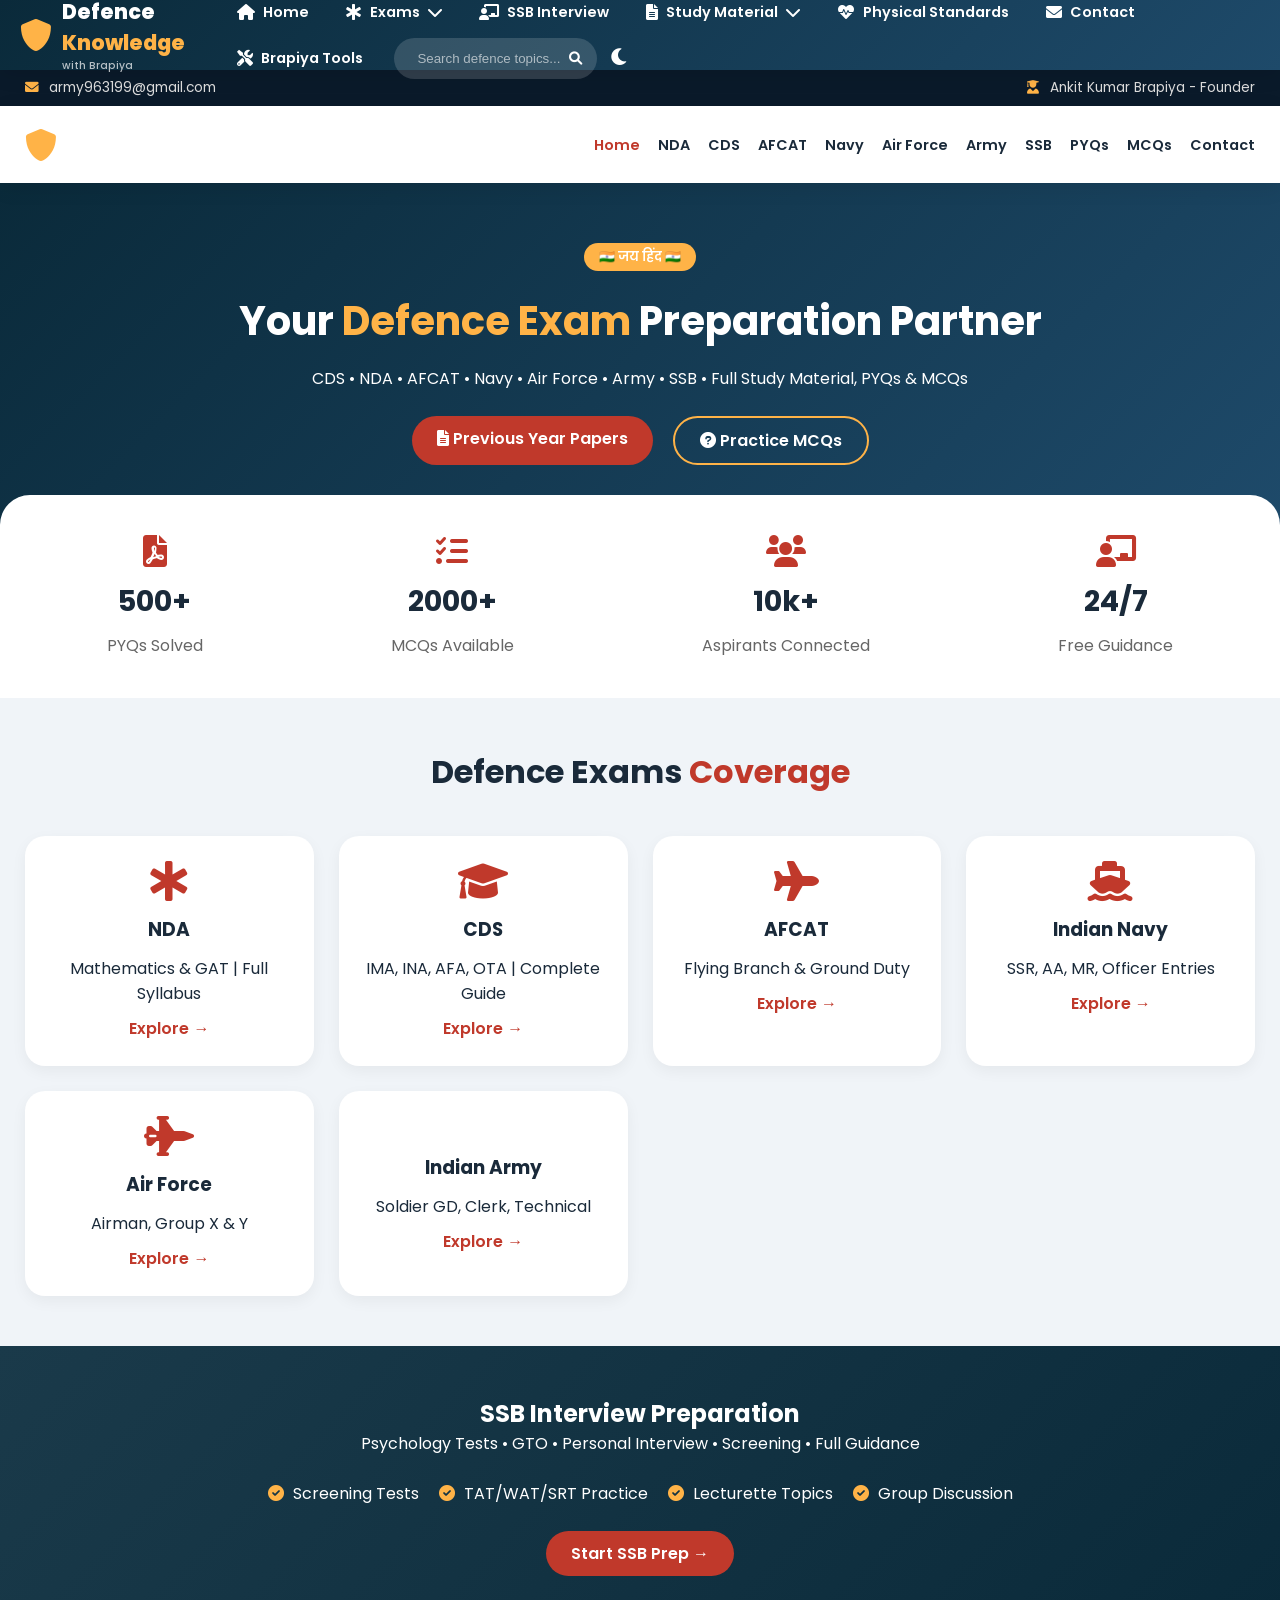
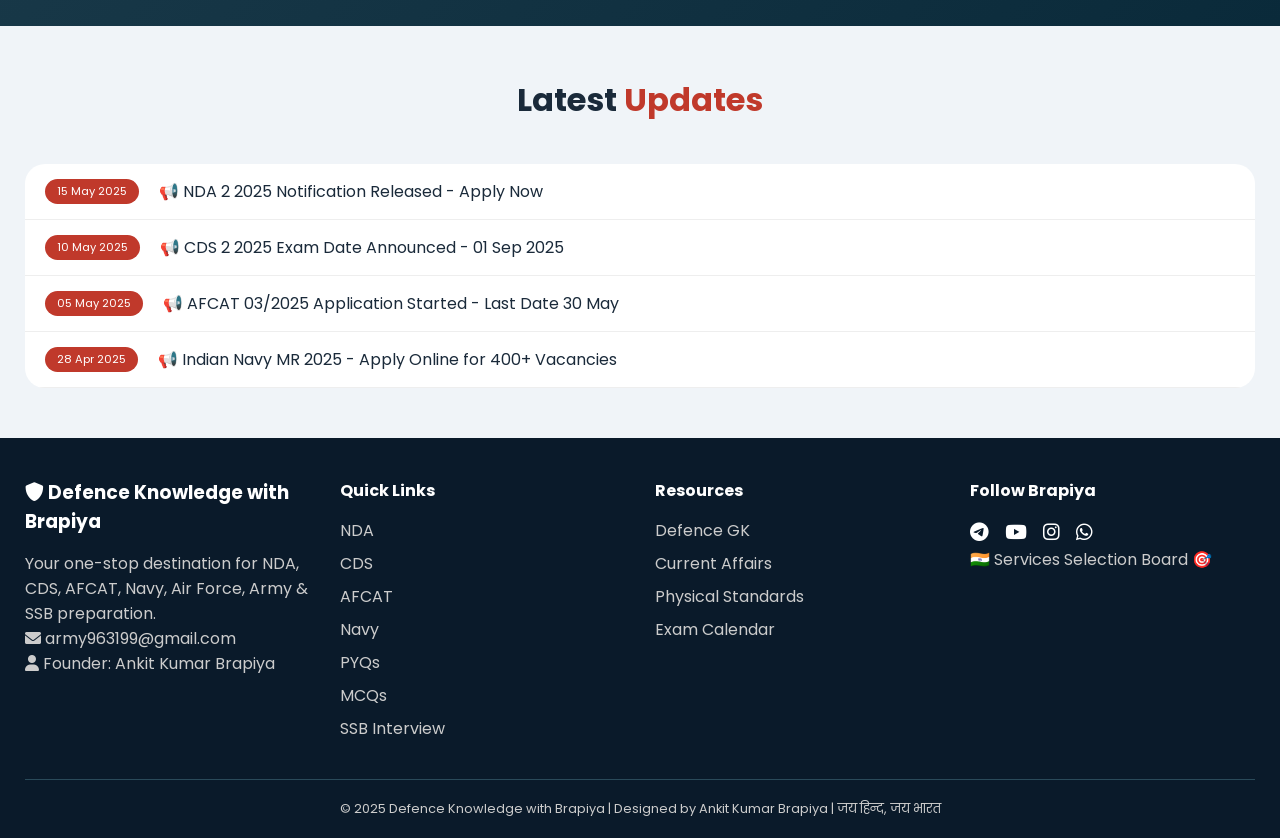
<file: index.html>
<!DOCTYPE html>
<html lang="en">
<head>
    <meta charset="UTF-8">
    <meta name="viewport" content="width=device-width, initial-scale=1.0">
    <title>Defence Knowledge with Brapiya | NDA | CDS | AFCAT</title>
    <link rel="stylesheet" href="style.css">
    <link href="https://fonts.googleapis.com/css2?family=Poppins:wght@300;400;500;600;700;800&display=swap" rel="stylesheet">
    <link rel="stylesheet" href="https://cdnjs.cloudflare.com/ajax/libs/font-awesome/6.0.0-beta3/css/all.min.css">
</head>
<body>
    <div class="top-bar">
        <div class="container">
            <span><i class="fas fa-envelope"></i> army963199@gmail.com</span>
            <span><i class="fas fa-user-graduate"></i> Ankit Kumar Brapiya - Founder</span>
        </div>
    </div>

    <header>
        <div class="container">
            <div class="logo">
                <i class="fas fa-shield-alt"></i>
                <div>
                    <h1>Defence Knowledge</h1>
                    <p>with Brapiya</p>
                </div>
            </div>
            <nav>
                <ul>
                    <li><a href="index.html">Home</a></li>
                    <li><a href="nda.html">NDA</a></li>
                    <li><a href="cds.html">CDS</a></li>
                    <li><a href="afcat.html">AFCAT</a></li>
                    <li><a href="navy.html">Navy</a></li>
                    <li><a href="airforce.html">Air Force</a></li>
                    <li><a href="army.html">Army</a></li>
                    <li><a href="ssb.html">SSB</a></li>
                    <li><a href="pyq.html">PYQs</a></li>
                    <li><a href="mcq.html">MCQs</a></li>
                    <li><a href="contact.html">Contact</a></li>
                </ul>
            </nav>
            <div class="menu-toggle"><i class="fas fa-bars"></i></div>
        </div>
    </header>

    <section class="hero">
        <div class="container">
            <div class="hero-content">
                <span class="badge">🇮🇳 जय हिंद 🇮🇳</span>
                <h1>Your <span class="highlight">Defence Exam</span> Preparation Partner</h1>
                <p>CDS • NDA • AFCAT • Navy • Air Force • Army • SSB • Full Study Material, PYQs & MCQs</p>
                <div class="hero-buttons">
                    <a href="pyq.html" class="btn-primary"><i class="fas fa-file-alt"></i> Previous Year Papers</a>
                    <a href="mcq.html" class="btn-secondary"><i class="fas fa-question-circle"></i> Practice MCQs</a>
                </div>
            </div>
        </div>
    </section>

    <section class="stats">
        <div class="container">
            <div class="stat-box"><i class="fas fa-file-pdf"></i><h3>500+</h3><p>PYQs Solved</p></div>
            <div class="stat-box"><i class="fas fa-tasks"></i><h3>2000+</h3><p>MCQs Available</p></div>
            <div class="stat-box"><i class="fas fa-users"></i><h3>10k+</h3><p>Aspirants Connected</p></div>
            <div class="stat-box"><i class="fas fa-chalkboard-teacher"></i><h3>24/7</h3><p>Free Guidance</p></div>
        </div>
    </section>

    <section class="exams">
        <div class="container">
            <h2 class="section-title">Defence Exams <span>Coverage</span></h2>
            <div class="exam-grid">
                <div class="exam-card" onclick="location.href='nda.html'"><i class="fas fa-star-of-life"></i><h3>NDA</h3><p>Mathematics & GAT | Full Syllabus</p><span class="explore">Explore →</span></div>
                <div class="exam-card" onclick="location.href='cds.html'"><i class="fas fa-graduation-cap"></i><h3>CDS</h3><p>IMA, INA, AFA, OTA | Complete Guide</p><span class="explore">Explore →</span></div>
                <div class="exam-card" onclick="location.href='afcat.html'"><i class="fas fa-plane"></i><h3>AFCAT</h3><p>Flying Branch & Ground Duty</p><span class="explore">Explore →</span></div>
                <div class="exam-card" onclick="location.href='navy.html'"><i class="fas fa-ship"></i><h3>Indian Navy</h3><p>SSR, AA, MR, Officer Entries</p><span class="explore">Explore →</span></div>
                <div class="exam-card" onclick="location.href='airforce.html'"><i class="fas fa-fighter-jet"></i><h3>Air Force</h3><p>Airman, Group X & Y</p><span class="explore">Explore →</span></div>
                <div class="exam-card" onclick="location.href='army.html'"><i class="fas fa-tank"></i><h3>Indian Army</h3><p>Soldier GD, Clerk, Technical</p><span class="explore">Explore →</span></div>
            </div>
        </div>
    </section>

    <section class="ssb-section">
        <div class="container">
            <h2>SSB Interview <span>Preparation</span></h2>
            <p>Psychology Tests • GTO • Personal Interview • Screening • Full Guidance</p>
            <div class="ssb-features">
                <span><i class="fas fa-check-circle"></i> Screening Tests</span>
                <span><i class="fas fa-check-circle"></i> TAT/WAT/SRT Practice</span>
                <span><i class="fas fa-check-circle"></i> Lecturette Topics</span>
                <span><i class="fas fa-check-circle"></i> Group Discussion</span>
            </div>
            <a href="ssb.html" class="btn-primary">Start SSB Prep →</a>
        </div>
    </section>

    <section class="updates">
        <div class="container">
            <h2 class="section-title">Latest <span>Updates</span></h2>
            <div class="update-list">
                <div class="update-item"><span class="date">15 May 2025</span><p>📢 NDA 2 2025 Notification Released - Apply Now</p></div>
                <div class="update-item"><span class="date">10 May 2025</span><p>📢 CDS 2 2025 Exam Date Announced - 01 Sep 2025</p></div>
                <div class="update-item"><span class="date">05 May 2025</span><p>📢 AFCAT 03/2025 Application Started - Last Date 30 May</p></div>
                <div class="update-item"><span class="date">28 Apr 2025</span><p>📢 Indian Navy MR 2025 - Apply Online for 400+ Vacancies</p></div>
            </div>
        </div>
    </section>

    <footer>
        <div class="container">
            <div class="footer-content">
                <div class="footer-col">
                    <h3><i class="fas fa-shield-alt"></i> Defence Knowledge with Brapiya</h3>
                    <p>Your one-stop destination for NDA, CDS, AFCAT, Navy, Air Force, Army & SSB preparation.</p>
                    <p><i class="fas fa-envelope"></i> army963199@gmail.com</p>
                    <p><i class="fas fa-user"></i> Founder: Ankit Kumar Brapiya</p>
                </div>
                <div class="footer-col">
                    <h4>Quick Links</h4>
                    <ul>
                        <li><a href="nda.html">NDA</a></li>
                        <li><a href="cds.html">CDS</a></li>
                        <li><a href="afcat.html">AFCAT</a></li>
                        <li><a href="navy.html">Navy</a></li>
                        <li><a href="pyq.html">PYQs</a></li>
                        <li><a href="mcq.html">MCQs</a></li>
                        <li><a href="ssb.html">SSB Interview</a></li>
                    </ul>
                </div>
                <div class="footer-col">
                    <h4>Resources</h4>
                    <ul>
                        <li><a href="#">Defence GK</a></li>
                        <li><a href="#">Current Affairs</a></li>
                        <li><a href="#">Physical Standards</a></li>
                        <li><a href="#">Exam Calendar</a></li>
                    </ul>
                </div>
                <div class="footer-col">
                    <h4>Follow Brapiya</h4>
                    <div class="social-links">
                        <a href="#"><i class="fab fa-telegram"></i></a>
                        <a href="#"><i class="fab fa-youtube"></i></a>
                        <a href="#"><i class="fab fa-instagram"></i></a>
                        <a href="#"><i class="fab fa-whatsapp"></i></a>
                    </div>
                    <p class="tagline">🇮🇳 Services Selection Board 🎯</p>
                </div>
            </div>
            <div class="copyright">
                <p>© 2025 Defence Knowledge with Brapiya | Designed by Ankit Kumar Brapiya | जय हिन्द, जय भारत</p>
            </div>
        </div>
    </footer>
    <script src="script.js"></script>

<nav class="navbar">
    <div class="nav-container">
        <div class="logo">
            <i class="fas fa-shield-alt"></i>
            <div>
                <h1>Defence <span>Knowledge</span></h1>
                <p>with Brapiya</p>
            </div>
        </div>
        
        <ul class="nav-menu" id="navMenu">
            <li class="nav-item"><a href="index.html" class="nav-link"><i class="fas fa-home"></i> Home</a></li>
            
            <li class="nav-item">
                <a href="#" class="nav-link"><i class="fas fa-star-of-life"></i> Exams <i class="fas fa-chevron-down"></i></a>
                <div class="dropdown-menu">
                    <a href="nda.html"><i class="fas fa-star-of-life"></i> NDA</a>
                    <a href="cds.html"><i class="fas fa-graduation-cap"></i> CDS</a>
                    <a href="afcat.html"><i class="fas fa-plane"></i> AFCAT</a>
                    <a href="navy.html"><i class="fas fa-ship"></i> Indian Navy</a>
                    <a href="airforce.html"><i class="fas fa-fighter-jet"></i> Air Force</a>
                    <a href="army.html"><i class="fas fa-tank"></i> Indian Army</a>
                </div>
            </li>
            
            <li class="nav-item"><a href="ssb.html" class="nav-link"><i class="fas fa-chalkboard-user"></i> SSB Interview</a></li>
            
            <li class="nav-item">
                <a href="#" class="nav-link"><i class="fas fa-file-alt"></i> Study Material <i class="fas fa-chevron-down"></i></a>
                <div class="dropdown-menu">
                    <a href="pyq.html"><i class="fas fa-file-pdf"></i> Previous Year Papers</a>
                    <a href="mcq.html"><i class="fas fa-question-circle"></i> Practice MCQs</a>
                    <a href="defence-gk.html"><i class="fas fa-globe"></i> Defence GK</a>
                    <a href="current-affairs.html"><i class="fas fa-newspaper"></i> Current Affairs</a>
                </div>
            </li>
            
            <li class="nav-item"><a href="physical-standards.html" class="nav-link"><i class="fas fa-heartbeat"></i> Physical Standards</a></li>
            <li class="nav-item"><a href="contact.html" class="nav-link"><i class="fas fa-envelope"></i> Contact</a></li>
            
            <!-- Tools Website Link -->
            <li class="nav-item"><a href="../brapiya-tools/index.html" class="nav-link"><i class="fas fa-tools"></i> Brapiya Tools</a></li>
            
            <div class="search-box">
                <input type="text" placeholder="Search defence topics..." id="searchInput">
                <button onclick="searchDefence()"><i class="fas fa-search"></i></button>
            </div>
            
            <button class="theme-toggle" onclick="toggleTheme()"><i class="fas fa-moon"></i></button>
        </ul>
        
        <button class="menu-toggle" onclick="toggleMenu()"><i class="fas fa-bars"></i></button>
    </div>
</nav>

<style>
    .navbar {
        position: fixed;
        top: 0;
        left: 0;
        right: 0;
        background: linear-gradient(135deg, #0a2a3a, #1e4a6a);
        z-index: 1000;
        box-shadow: 0 4px 20px rgba(0,0,0,0.1);
    }
    
    .nav-container {
        max-width: 1400px;
        margin: 0 auto;
        padding: 0 20px;
        display: flex;
        justify-content: space-between;
        align-items: center;
        height: 70px;
    }
    
    .logo { display: flex; align-items: center; gap: 10px; }
    .logo i { font-size: 2rem; color: #ffb347; }
    .logo h1 { font-size: 1.3rem; color: white; }
    .logo span { color: #ffb347; }
    .logo p { font-size: 0.65rem; color: rgba(255,255,255,0.7); }
    
    .nav-menu { display: flex; align-items: center; gap: 5px; list-style: none; margin: 0; padding: 0; }
    .nav-link { display: flex; align-items: center; gap: 8px; padding: 10px 16px; color: white; text-decoration: none; border-radius: 40px; transition: 0.3s; font-size: 0.9rem; }
    .nav-link:hover { background: rgba(255,255,255,0.1); }
    .nav-link.active { background: #c0392b; }
    .nav-link i { font-size: 1rem; }
    
    .nav-item { position: relative; }
    .dropdown-menu {
        position: absolute;
        top: 45px;
        left: 0;
        background: white;
        min-width: 220px;
        border-radius: 12px;
        padding: 8px 0;
        opacity: 0;
        visibility: hidden;
        transition: 0.3s;
        box-shadow: 0 10px 25px rgba(0,0,0,0.1);
    }
    .nav-item:hover .dropdown-menu { opacity: 1; visibility: visible; top: 50px; }
    .dropdown-menu a { display: flex; align-items: center; gap: 10px; padding: 8px 20px; color: #333; text-decoration: none; font-size: 0.85rem; }
    .dropdown-menu a:hover { background: #f0f0f0; color: #c0392b; }
    
    .search-box { display: flex; background: rgba(255,255,255,0.15); border-radius: 40px; padding: 5px 15px; margin-left: 10px; }
    .search-box input { background: transparent; border: none; padding: 8px; color: white; outline: none; width: 160px; }
    .search-box input::placeholder { color: rgba(255,255,255,0.6); }
    .search-box button { background: none; border: none; color: white; cursor: pointer; }
    
    .theme-toggle, .menu-toggle { background: none; border: none; color: white; font-size: 1.2rem; cursor: pointer; padding: 8px; border-radius: 50%; }
    .menu-toggle { display: none; }
    
    @media (max-width: 1024px) {
        .menu-toggle { display: block; }
        .nav-menu {
            position: fixed;
            top: 70px;
            left: -100%;
            width: 80%;
            height: calc(100vh - 70px);
            background: #0a2a3a;
            flex-direction: column;
            align-items: flex-start;
            padding: 20px;
            transition: 0.3s;
            overflow-y: auto;
        }
        .nav-menu.active { left: 0; }
        .nav-item { width: 100%; }
        .nav-link { width: 100%; }
        .dropdown-menu {
            position: static;
            opacity: 1;
            visibility: visible;
            display: none;
            background: rgba(255,255,255,0.1);
            margin-left: 20px;
            width: calc(100% - 20px);
        }
        .dropdown-menu a { color: white; }
        .nav-item.active-dropdown .dropdown-menu { display: block; }
        .search-box { width: 100%; margin: 10px 0; }
        .search-box input { width: 100%; }
    }
    
    body.dark { background: #1a1a2e; }
    body.dark .dropdown-menu { background: #2d2d44; }
    body.dark .dropdown-menu a { color: #ccc; }
    
    /* Content padding for fixed navbar */
    body { padding-top: 70px; }
</style>

<script>
    function toggleMenu() {
        document.getElementById('navMenu').classList.toggle('active');
    }
    
    function toggleTheme() {
        document.body.classList.toggle('dark');
        localStorage.setItem('theme', document.body.classList.contains('dark') ? 'dark' : 'light');
        const icon = document.querySelector('.theme-toggle i');
        if (document.body.classList.contains('dark')) {
            icon.classList.remove('fa-moon');
            icon.classList.add('fa-sun');
        } else {
            icon.classList.remove('fa-sun');
            icon.classList.add('fa-moon');
        }
    }
    
    function searchDefence() {
        let query = document.getElementById('searchInput').value;
        if(query) window.location.href = `search.html?q=${encodeURIComponent(query)}`;
    }
    
    if (localStorage.getItem('theme') === 'dark') {
        document.body.classList.add('dark');
        const icon = document.querySelector('.theme-toggle i');
        if(icon) { icon.classList.remove('fa-moon'); icon.classList.add('fa-sun'); }
    }
    
    if (window.innerWidth <= 1024) {
        document.querySelectorAll('.nav-item').forEach(item => {
            let link = item.querySelector('.nav-link');
            if (item.querySelector('.dropdown-menu')) {
                link.addEventListener('click', (e) => {
                    e.preventDefault();
                    item.classList.toggle('active-dropdown');
                });
            }
        });
    }
    
    // Active link highlight
    const currentPage = window.location.pathname.split('/').pop();
    document.querySelectorAll('.nav-link').forEach(link => {
        if (link.getAttribute('href') === currentPage) {
            link.classList.add('active');
        }
    });
</script>

</body>
</html>
</file>
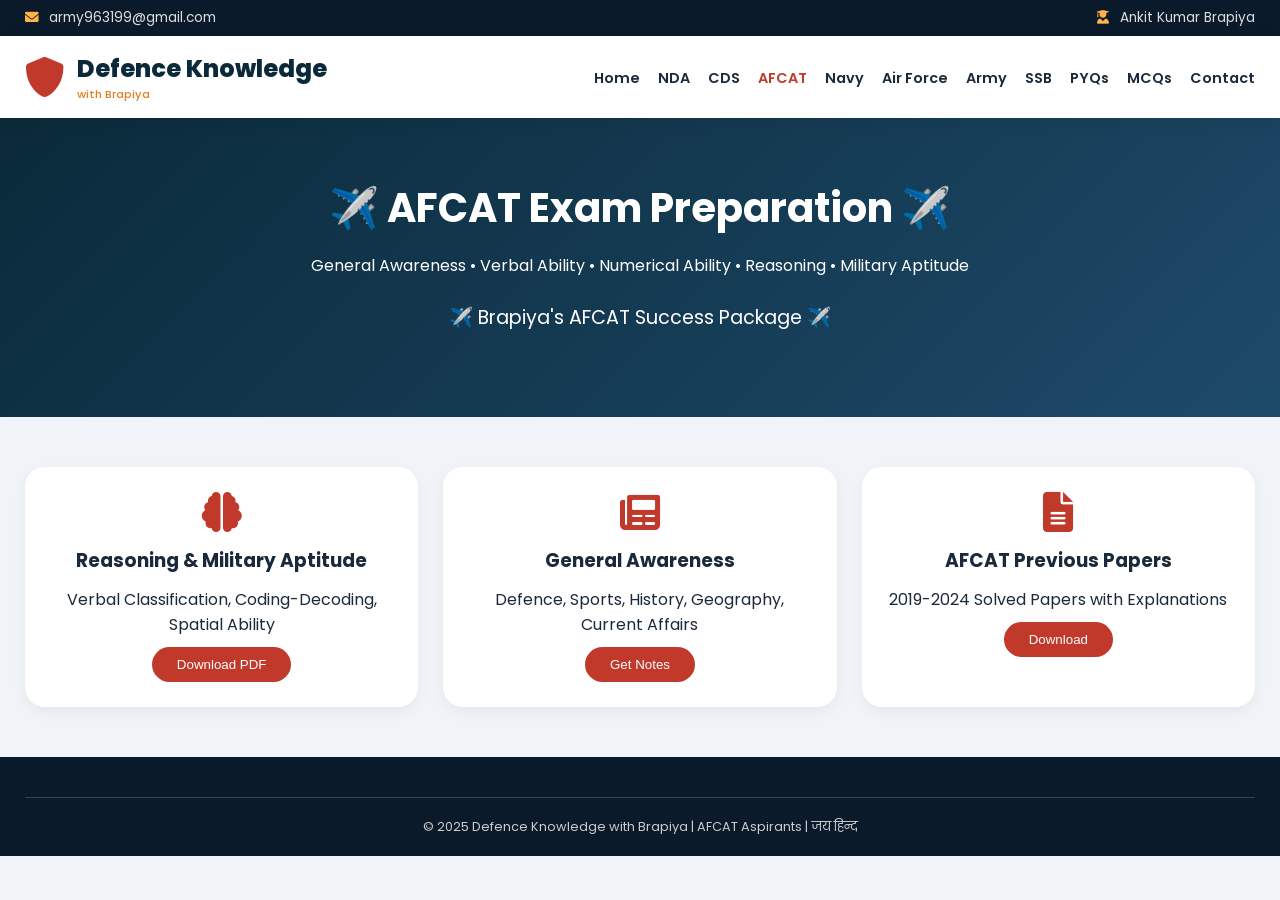
<file: afcat.html>
<!DOCTYPE html>
<html lang="en">
<head>
    <meta charset="UTF-8">
    <title>AFCAT Preparation - Defence Knowledge with Brapiya</title>
    <link rel="stylesheet" href="style.css">
    <link rel="stylesheet" href="https://cdnjs.cloudflare.com/ajax/libs/font-awesome/6.0.0-beta3/css/all.min.css">
    <link href="https://fonts.googleapis.com/css2?family=Poppins:wght@300;400;500;600;700;800&display=swap" rel="stylesheet">
</head>
<body>
    <div class="top-bar"><div class="container"><span><i class="fas fa-envelope"></i> army963199@gmail.com</span><span><i class="fas fa-user-graduate"></i> Ankit Kumar Brapiya</span></div></div>
    <header><div class="container"><div class="logo"><i class="fas fa-shield-alt"></i><div><h1>Defence Knowledge</h1><p>with Brapiya</p></div></div><nav><ul><li><a href="index.html">Home</a></li><li><a href="nda.html">NDA</a></li><li><a href="cds.html">CDS</a></li><li><a href="afcat.html">AFCAT</a></li><li><a href="navy.html">Navy</a></li><li><a href="airforce.html">Air Force</a></li><li><a href="army.html">Army</a></li><li><a href="ssb.html">SSB</a></li><li><a href="pyq.html">PYQs</a></li><li><a href="mcq.html">MCQs</a></li><li><a href="contact.html">Contact</a></li></ul></nav><div class="menu-toggle"><i class="fas fa-bars"></i></div></div></header>
    <section class="hero"><div class="container"><h1>✈️ AFCAT Exam Preparation ✈️</h1><p>General Awareness • Verbal Ability • Numerical Ability • Reasoning • Military Aptitude</p><p style="font-size:1.2rem">✈️ Brapiya's AFCAT Success Package ✈️</p></div></section>
    <div class="container" style="padding: 50px 25px;"><div class="exam-grid"><div class="exam-card"><i class="fas fa-brain"></i><h3>Reasoning & Military Aptitude</h3><p>Verbal Classification, Coding-Decoding, Spatial Ability</p><button onclick="alert('AFCAT Reasoning Notes by Brapiya')" style="background:#c0392b;color:white;border:none;padding:10px 25px;border-radius:30px;margin-top:10px;cursor:pointer">Download PDF</button></div><div class="exam-card"><i class="fas fa-newspaper"></i><h3>General Awareness</h3><p>Defence, Sports, History, Geography, Current Affairs</p><button onclick="alert('AFCAT GA Notes - Brapiya Special')" style="background:#c0392b;color:white;border:none;padding:10px 25px;border-radius:30px;margin-top:10px;cursor:pointer">Get Notes</button></div><div class="exam-card"><i class="fas fa-file-alt"></i><h3>AFCAT Previous Papers</h3><p>2019-2024 Solved Papers with Explanations</p><button onclick="alert('AFCAT PYQs by Brapiya - 10 Sets')" style="background:#c0392b;color:white;border:none;padding:10px 25px;border-radius:30px;margin-top:10px;cursor:pointer">Download</button></div></div></div>
    <footer><div class="container"><div class="copyright"><p>© 2025 Defence Knowledge with Brapiya | AFCAT Aspirants | जय हिन्द</p></div></div></footer>
    <script src="script.js"></script>
</body>
</html>
</file>
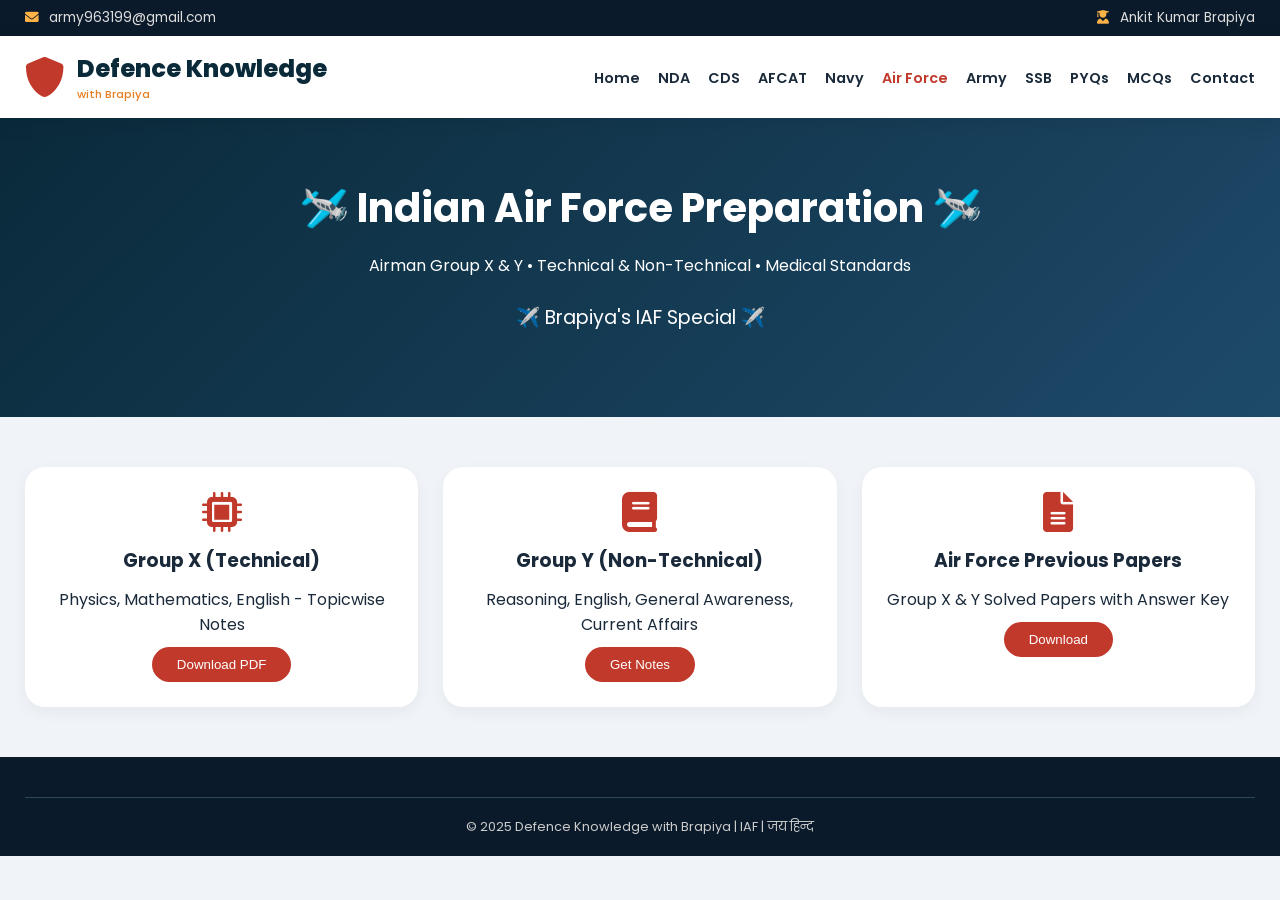
<file: airforce.html>
<!DOCTYPE html>
<html lang="en">
<head>
    <meta charset="UTF-8">
    <title>Indian Air Force - Defence Knowledge with Brapiya</title>
    <link rel="stylesheet" href="style.css">
    <link rel="stylesheet" href="https://cdnjs.cloudflare.com/ajax/libs/font-awesome/6.0.0-beta3/css/all.min.css">
    <link href="https://fonts.googleapis.com/css2?family=Poppins:wght@300;400;500;600;700;800&display=swap" rel="stylesheet">
</head>
<body>
    <div class="top-bar"><div class="container"><span><i class="fas fa-envelope"></i> army963199@gmail.com</span><span><i class="fas fa-user-graduate"></i> Ankit Kumar Brapiya</span></div></div>
    <header><div class="container"><div class="logo"><i class="fas fa-shield-alt"></i><div><h1>Defence Knowledge</h1><p>with Brapiya</p></div></div><nav><ul><li><a href="index.html">Home</a></li><li><a href="nda.html">NDA</a></li><li><a href="cds.html">CDS</a></li><li><a href="afcat.html">AFCAT</a></li><li><a href="navy.html">Navy</a></li><li><a href="airforce.html">Air Force</a></li><li><a href="army.html">Army</a></li><li><a href="ssb.html">SSB</a></li><li><a href="pyq.html">PYQs</a></li><li><a href="mcq.html">MCQs</a></li><li><a href="contact.html">Contact</a></li></ul></nav><div class="menu-toggle"><i class="fas fa-bars"></i></div></div></header>
    <section class="hero"><div class="container"><h1>🛩️ Indian Air Force Preparation 🛩️</h1><p>Airman Group X & Y • Technical & Non-Technical • Medical Standards</p><p style="font-size:1.2rem">✈️ Brapiya's IAF Special ✈️</p></div></section>
    <div class="container" style="padding: 50px 25px;"><div class="exam-grid"><div class="exam-card"><i class="fas fa-microchip"></i><h3>Group X (Technical)</h3><p>Physics, Mathematics, English - Topicwise Notes</p><button onclick="alert('Air Force Group X Notes by Brapiya')" style="background:#c0392b;color:white;border:none;padding:10px 25px;border-radius:30px;margin-top:10px;cursor:pointer">Download PDF</button></div><div class="exam-card"><i class="fas fa-book"></i><h3>Group Y (Non-Technical)</h3><p>Reasoning, English, General Awareness, Current Affairs</p><button onclick="alert('Air Force Group Y Study Material')" style="background:#c0392b;color:white;border:none;padding:10px 25px;border-radius:30px;margin-top:10px;cursor:pointer">Get Notes</button></div><div class="exam-card"><i class="fas fa-file-alt"></i><h3>Air Force Previous Papers</h3><p>Group X & Y Solved Papers with Answer Key</p><button onclick="alert('Air Force PYQs by Brapiya')" style="background:#c0392b;color:white;border:none;padding:10px 25px;border-radius:30px;margin-top:10px;cursor:pointer">Download</button></div></div></div>
    <footer><div class="container"><div class="copyright"><p>© 2025 Defence Knowledge with Brapiya | IAF | जय हिन्द</p></div></div></footer>
    <script src="script.js"></script>
</body>
</html>
</file>
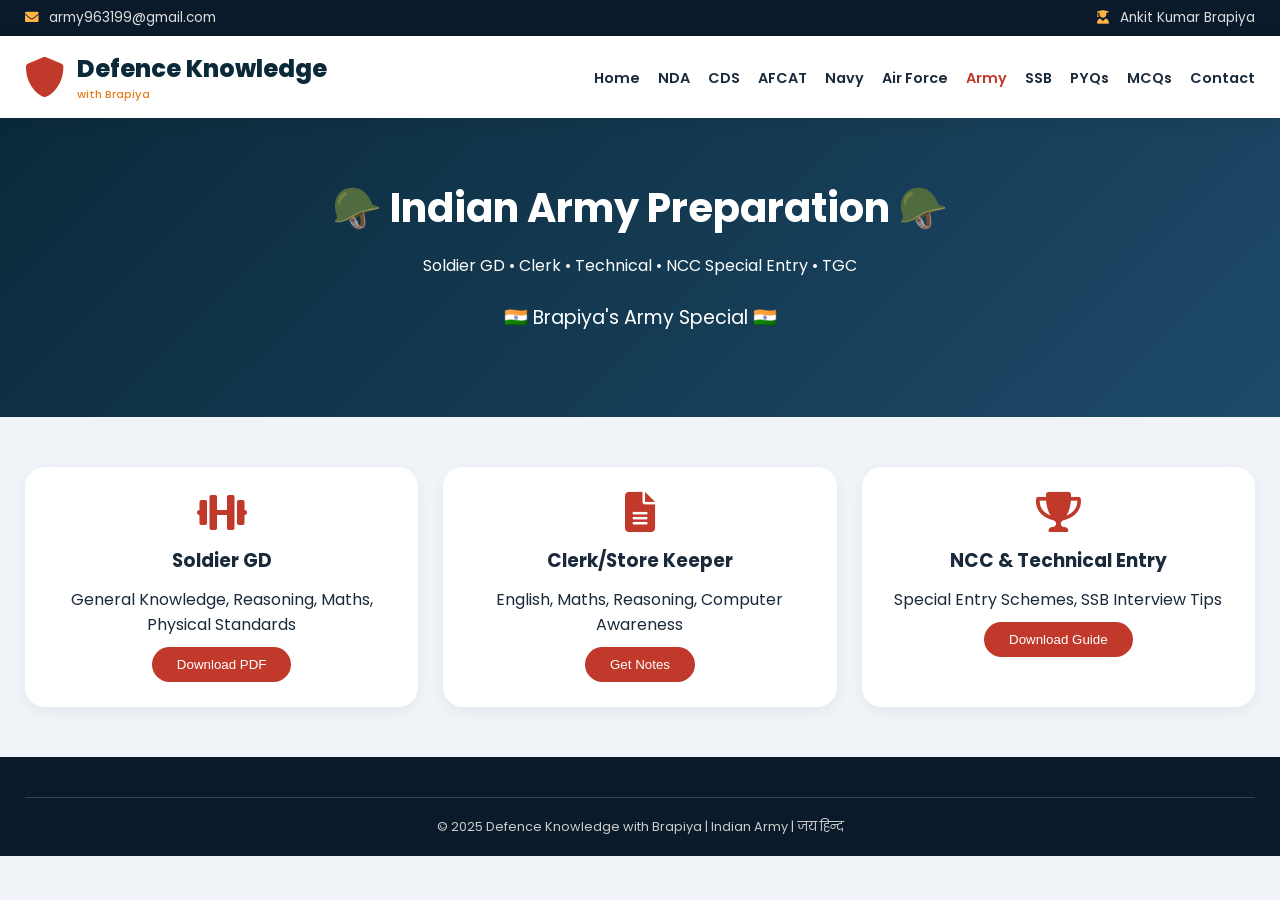
<file: army.html>
<!DOCTYPE html>
<html lang="en">
<head>
    <meta charset="UTF-8">
    <title>Indian Army - Defence Knowledge with Brapiya</title>
    <link rel="stylesheet" href="style.css">
    <link rel="stylesheet" href="https://cdnjs.cloudflare.com/ajax/libs/font-awesome/6.0.0-beta3/css/all.min.css">
    <link href="https://fonts.googleapis.com/css2?family=Poppins:wght@300;400;500;600;700;800&display=swap" rel="stylesheet">
</head>
<body>
    <div class="top-bar"><div class="container"><span><i class="fas fa-envelope"></i> army963199@gmail.com</span><span><i class="fas fa-user-graduate"></i> Ankit Kumar Brapiya</span></div></div>
    <header><div class="container"><div class="logo"><i class="fas fa-shield-alt"></i><div><h1>Defence Knowledge</h1><p>with Brapiya</p></div></div><nav><ul><li><a href="index.html">Home</a></li><li><a href="nda.html">NDA</a></li><li><a href="cds.html">CDS</a></li><li><a href="afcat.html">AFCAT</a></li><li><a href="navy.html">Navy</a></li><li><a href="airforce.html">Air Force</a></li><li><a href="army.html">Army</a></li><li><a href="ssb.html">SSB</a></li><li><a href="pyq.html">PYQs</a></li><li><a href="mcq.html">MCQs</a></li><li><a href="contact.html">Contact</a></li></ul></nav><div class="menu-toggle"><i class="fas fa-bars"></i></div></div></header>
    <section class="hero"><div class="container"><h1>🪖 Indian Army Preparation 🪖</h1><p>Soldier GD • Clerk • Technical • NCC Special Entry • TGC</p><p style="font-size:1.2rem">🇮🇳 Brapiya's Army Special 🇮🇳</p></div></section>
    <div class="container" style="padding: 50px 25px;"><div class="exam-grid"><div class="exam-card"><i class="fas fa-dumbbell"></i><h3>Soldier GD</h3><p>General Knowledge, Reasoning, Maths, Physical Standards</p><button onclick="alert('Army GD Notes by Brapiya')" style="background:#c0392b;color:white;border:none;padding:10px 25px;border-radius:30px;margin-top:10px;cursor:pointer">Download PDF</button></div><div class="exam-card"><i class="fas fa-file-alt"></i><h3>Clerk/Store Keeper</h3><p>English, Maths, Reasoning, Computer Awareness</p><button onclick="alert('Army Clerk Study Material by Brapiya')" style="background:#c0392b;color:white;border:none;padding:10px 25px;border-radius:30px;margin-top:10px;cursor:pointer">Get Notes</button></div><div class="exam-card"><i class="fas fa-trophy"></i><h3>NCC & Technical Entry</h3><p>Special Entry Schemes, SSB Interview Tips</p><button onclick="alert('NCC Special Entry Guide by Brapiya')" style="background:#c0392b;color:white;border:none;padding:10px 25px;border-radius:30px;margin-top:10px;cursor:pointer">Download Guide</button></div></div></div>
    <footer><div class="container"><div class="copyright"><p>© 2025 Defence Knowledge with Brapiya | Indian Army | जय हिन्द</p></div></div></footer>
    <script src="script.js"></script>
</body>
</html>
</file>
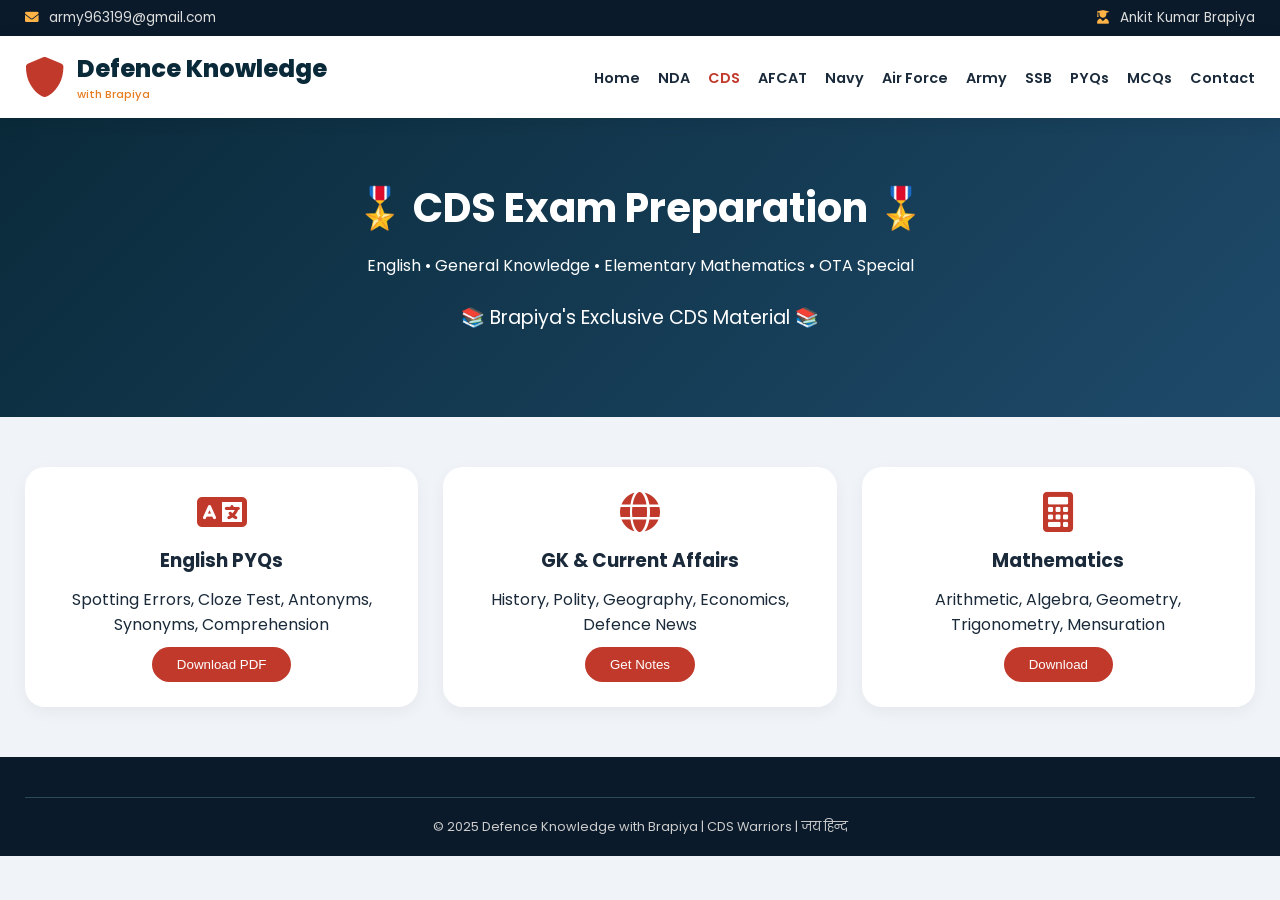
<file: cds.html>
<!DOCTYPE html>
<html lang="en">
<head>
    <meta charset="UTF-8">
    <title>CDS Preparation - Defence Knowledge with Brapiya</title>
    <link rel="stylesheet" href="style.css">
    <link rel="stylesheet" href="https://cdnjs.cloudflare.com/ajax/libs/font-awesome/6.0.0-beta3/css/all.min.css">
    <link href="https://fonts.googleapis.com/css2?family=Poppins:wght@300;400;500;600;700;800&display=swap" rel="stylesheet">
</head>
<body>
    <div class="top-bar"><div class="container"><span><i class="fas fa-envelope"></i> army963199@gmail.com</span><span><i class="fas fa-user-graduate"></i> Ankit Kumar Brapiya</span></div></div>
    <header><div class="container"><div class="logo"><i class="fas fa-shield-alt"></i><div><h1>Defence Knowledge</h1><p>with Brapiya</p></div></div><nav><ul><li><a href="index.html">Home</a></li><li><a href="nda.html">NDA</a></li><li><a href="cds.html">CDS</a></li><li><a href="afcat.html">AFCAT</a></li><li><a href="navy.html">Navy</a></li><li><a href="airforce.html">Air Force</a></li><li><a href="army.html">Army</a></li><li><a href="ssb.html">SSB</a></li><li><a href="pyq.html">PYQs</a></li><li><a href="mcq.html">MCQs</a></li><li><a href="contact.html">Contact</a></li></ul></nav><div class="menu-toggle"><i class="fas fa-bars"></i></div></div></header>
    <section class="hero"><div class="container"><h1>🎖️ CDS Exam Preparation 🎖️</h1><p>English • General Knowledge • Elementary Mathematics • OTA Special</p><p style="font-size:1.2rem">📚 Brapiya's Exclusive CDS Material 📚</p></div></section>
    <div class="container" style="padding: 50px 25px;"><div class="exam-grid"><div class="exam-card"><i class="fas fa-language"></i><h3>English PYQs</h3><p>Spotting Errors, Cloze Test, Antonyms, Synonyms, Comprehension</p><button onclick="alert('CDS English PYQs by Brapiya - Download Link')" style="background:#c0392b;color:white;border:none;padding:10px 25px;border-radius:30px;margin-top:10px;cursor:pointer">Download PDF</button></div><div class="exam-card"><i class="fas fa-globe"></i><h3>GK & Current Affairs</h3><p>History, Polity, Geography, Economics, Defence News</p><button onclick="alert('CDS GK Notes by Brapiya - Full Package')" style="background:#c0392b;color:white;border:none;padding:10px 25px;border-radius:30px;margin-top:10px;cursor:pointer">Get Notes</button></div><div class="exam-card"><i class="fas fa-calculator"></i><h3>Mathematics</h3><p>Arithmetic, Algebra, Geometry, Trigonometry, Mensuration</p><button onclick="alert('CDS Maths Solved Papers by Brapiya')" style="background:#c0392b;color:white;border:none;padding:10px 25px;border-radius:30px;margin-top:10px;cursor:pointer">Download</button></div></div></div>
    <footer><div class="container"><div class="copyright"><p>© 2025 Defence Knowledge with Brapiya | CDS Warriors | जय हिन्द</p></div></div></footer>
    <script src="script.js"></script>
</body>
</html>
</file>
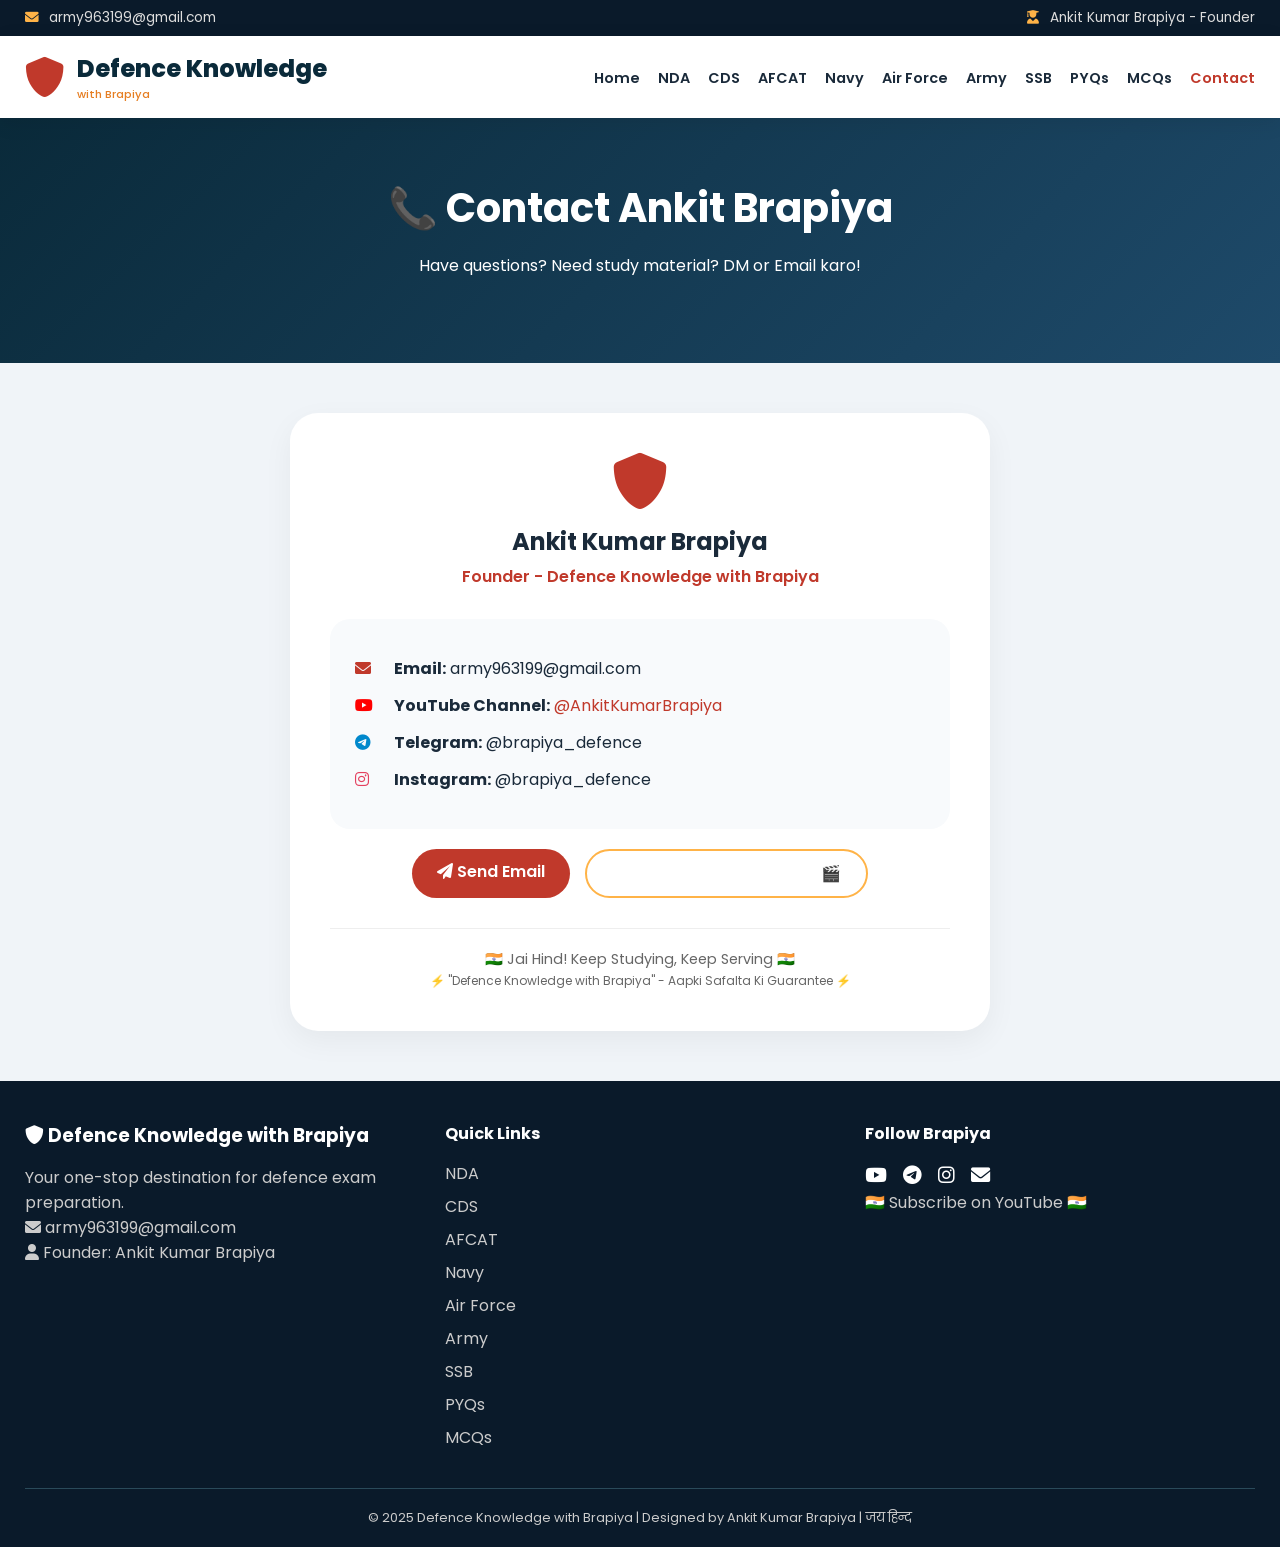
<file: contact.html>
<!DOCTYPE html>
<html lang="en">
<head>
    <meta charset="UTF-8">
    <title>Contact - Defence Knowledge with Brapiya</title>
    <link rel="stylesheet" href="style.css">
    <link rel="stylesheet" href="https://cdnjs.cloudflare.com/ajax/libs/font-awesome/6.0.0-beta3/css/all.min.css">
    <link href="https://fonts.googleapis.com/css2?family=Poppins:wght@300;400;500;600;700;800&display=swap" rel="stylesheet">
</head>
<body>
    <div class="top-bar">
        <div class="container">
            <span><i class="fas fa-envelope"></i> army963199@gmail.com</span>
            <span><i class="fas fa-user-graduate"></i> Ankit Kumar Brapiya - Founder</span>
        </div>
    </div>

    <header>
        <div class="container">
            <div class="logo">
                <i class="fas fa-shield-alt"></i>
                <div>
                    <h1>Defence Knowledge</h1>
                    <p>with Brapiya</p>
                </div>
            </div>
            <nav>
                <ul>
                    <li><a href="index.html">Home</a></li>
                    <li><a href="nda.html">NDA</a></li>
                    <li><a href="cds.html">CDS</a></li>
                    <li><a href="afcat.html">AFCAT</a></li>
                    <li><a href="navy.html">Navy</a></li>
                    <li><a href="airforce.html">Air Force</a></li>
                    <li><a href="army.html">Army</a></li>
                    <li><a href="ssb.html">SSB</a></li>
                    <li><a href="pyq.html">PYQs</a></li>
                    <li><a href="mcq.html">MCQs</a></li>
                    <li><a href="contact.html">Contact</a></li>
                </ul>
            </nav>
            <div class="menu-toggle"><i class="fas fa-bars"></i></div>
        </div>
    </header>

    <section class="hero">
        <div class="container">
            <h1>📞 Contact Ankit Brapiya</h1>
            <p>Have questions? Need study material? DM or Email karo!</p>
        </div>
    </section>

    <div style="max-width: 700px; margin: 50px auto; background: white; padding: 40px; border-radius: 28px; text-align: center; box-shadow: 0 10px 30px rgba(0,0,0,0.05);">
        <i class="fas fa-shield-alt" style="font-size: 3.5rem; color: #c0392b;"></i>
        <h2 style="margin: 15px 0 5px;">Ankit Kumar Brapiya</h2>
        <p style="color: #c0392b; font-weight: 600; margin-bottom: 30px;">Founder - Defence Knowledge with Brapiya</p>
        
        <div style="text-align: left; background: #f8fafc; border-radius: 20px; padding: 25px; margin: 20px 0;">
            <p style="margin: 12px 0; font-size: 1rem;"><i class="fas fa-envelope" style="width: 35px; color: #c0392b;"></i> <strong>Email:</strong> army963199@gmail.com</p>
            
            <p style="margin: 12px 0; font-size: 1rem;"><i class="fab fa-youtube" style="width: 35px; color: #ff0000;"></i> <strong>YouTube Channel:</strong> 
                <a href="https://youtube.com/@AnkitKumarBrapiya" target="_blank" style="color: #c0392b; text-decoration: none;">@AnkitKumarBrapiya</a>
            </p>
            
            <p style="margin: 12px 0; font-size: 1rem;"><i class="fab fa-telegram" style="width: 35px; color: #0088cc;"></i> <strong>Telegram:</strong> @brapiya_defence</p>
            
            <p style="margin: 12px 0; font-size: 1rem;"><i class="fab fa-instagram" style="width: 35px; color: #e4405f;"></i> <strong>Instagram:</strong> @brapiya_defence</p>
        </div>

        <div style="display: flex; gap: 15px; justify-content: center; flex-wrap: wrap;">
            <a href="mailto:army963199@gmail.com" class="btn-primary" style="display: inline-block;">
                <i class="fas fa-paper-plane"></i> Send Email
            </a>
            
            <a href="https://youtube.com/@AnkitKumarBrapiya" target="_blank" class="btn-secondary" style="display: inline-block;">
                <i class="fab fa-youtube"></i> Subscribe on YouTube 🎬
            </a>
        </div>

        <p style="margin-top: 30px; font-size: 0.9rem; color: #666; border-top: 1px solid #eee; padding-top: 20px;">
            🇮🇳 Jai Hind! Keep Studying, Keep Serving 🇮🇳<br>
            <small>⚡ "Defence Knowledge with Brapiya" - Aapki Safalta Ki Guarantee ⚡</small>
        </p>
    </div>

    <footer>
        <div class="container">
            <div class="footer-content">
                <div class="footer-col">
                    <h3><i class="fas fa-shield-alt"></i> Defence Knowledge with Brapiya</h3>
                    <p>Your one-stop destination for defence exam preparation.</p>
                    <p><i class="fas fa-envelope"></i> army963199@gmail.com</p>
                    <p><i class="fas fa-user"></i> Founder: Ankit Kumar Brapiya</p>
                </div>
                <div class="footer-col">
                    <h4>Quick Links</h4>
                    <ul>
                        <li><a href="nda.html">NDA</a></li>
                        <li><a href="cds.html">CDS</a></li>
                        <li><a href="afcat.html">AFCAT</a></li>
                        <li><a href="navy.html">Navy</a></li>
                        <li><a href="airforce.html">Air Force</a></li>
                        <li><a href="army.html">Army</a></li>
                        <li><a href="ssb.html">SSB</a></li>
                        <li><a href="pyq.html">PYQs</a></li>
                        <li><a href="mcq.html">MCQs</a></li>
                    </ul>
                </div>
                <div class="footer-col">
                    <h4>Follow Brapiya</h4>
                    <div class="social-links">
                        <a href="https://youtube.com/@AnkitKumarBrapiya" target="_blank"><i class="fab fa-youtube"></i></a>
                        <a href="#"><i class="fab fa-telegram"></i></a>
                        <a href="#"><i class="fab fa-instagram"></i></a>
                        <a href="mailto:army963199@gmail.com"><i class="fas fa-envelope"></i></a>
                    </div>
                    <p class="tagline">🇮🇳 Subscribe on YouTube 🇮🇳</p>
                </div>
            </div>
            <div class="copyright">
                <p>© 2025 Defence Knowledge with Brapiya | Designed by Ankit Kumar Brapiya | जय हिन्द</p>
            </div>
        </div>
    </footer>

    <script src="script.js"></script>
</body>
</html>
</file>
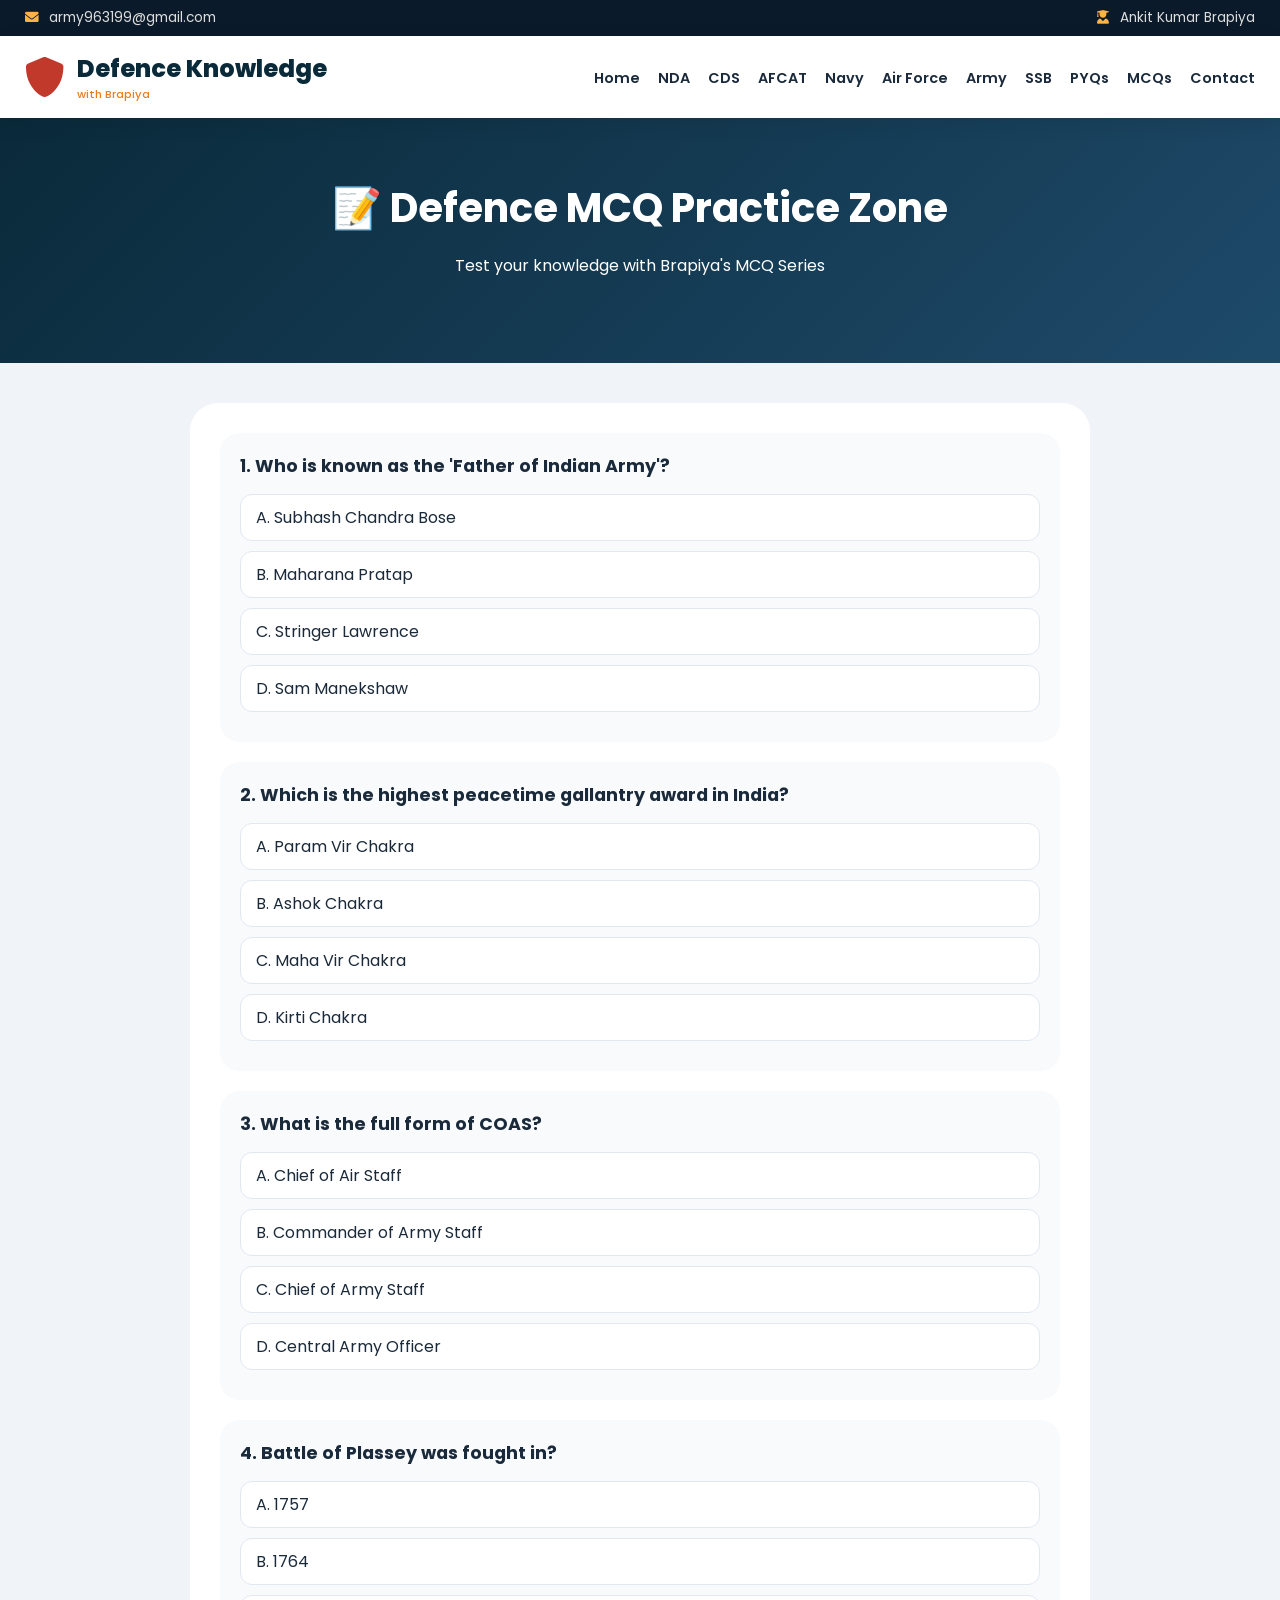
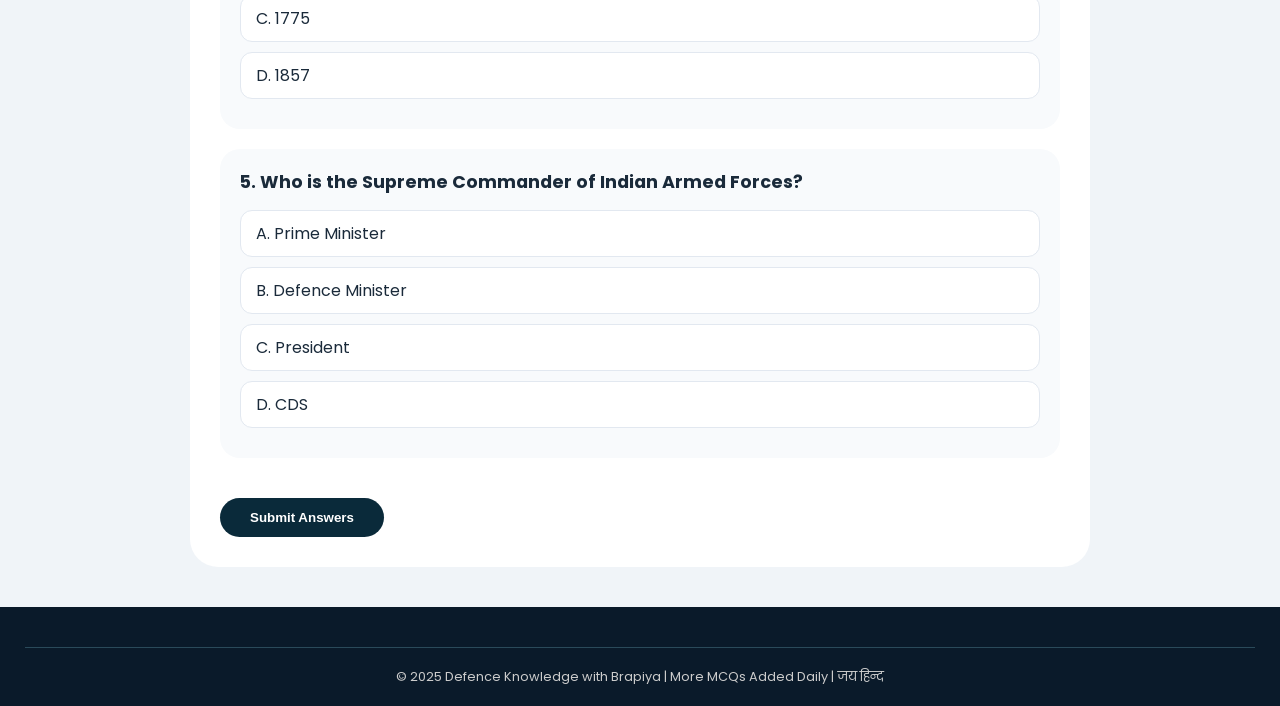
<file: mcq.html>
<!DOCTYPE html>
<html lang="en">
<head>
    <meta charset="UTF-8">
    <title>MCQ Practice - Defence Knowledge with Brapiya</title>
    <link rel="stylesheet" href="style.css">
    <link rel="stylesheet" href="https://cdnjs.cloudflare.com/ajax/libs/font-awesome/6.0.0-beta3/css/all.min.css">
    <link href="https://fonts.googleapis.com/css2?family=Poppins:wght@300;400;500;600;700;800&display=swap" rel="stylesheet">
    <style>
        .mcq-container { background: white; border-radius: 28px; padding: 30px; margin: 40px auto; max-width: 900px; }
        .question-card { background: #f8fafc; border-radius: 20px; padding: 20px; margin-bottom: 20px; }
        .question-text { font-weight: 700; font-size: 1.1rem; margin-bottom: 15px; }
        .option { margin: 10px 0; padding: 10px 15px; background: white; border-radius: 12px; cursor: pointer; border: 1px solid #e2e8f0; }
        .option:hover { background: #eef2ff; border-color: #c0392b; }
        .option.selected { background: #c0392b; color: white; }
        .submit-btn { background: #0a2a3a; color: white; padding: 12px 30px; border: none; border-radius: 40px; font-weight: 600; cursor: pointer; margin-top: 20px; }
        .result-box { margin-top: 25px; padding: 20px; background: #e8f5e9; border-radius: 20px; text-align: center; display: none; }
        .score { font-size: 2rem; font-weight: 800; color: #2e7d32; }
    </style>
</head>
<body>
    <div class="top-bar"><div class="container"><span><i class="fas fa-envelope"></i> army963199@gmail.com</span><span><i class="fas fa-user-graduate"></i> Ankit Kumar Brapiya</span></div></div>
    <header><div class="container"><div class="logo"><i class="fas fa-shield-alt"></i><div><h1>Defence Knowledge</h1><p>with Brapiya</p></div></div><nav><ul><li><a href="index.html">Home</a></li><li><a href="nda.html">NDA</a></li><li><a href="cds.html">CDS</a></li><li><a href="afcat.html">AFCAT</a></li><li><a href="navy.html">Navy</a></li><li><a href="airforce.html">Air Force</a></li><li><a href="army.html">Army</a></li><li><a href="ssb.html">SSB</a></li><li><a href="pyq.html">PYQs</a></li><li><a href="mcq.html">MCQs</a></li><li><a href="contact.html">Contact</a></li></ul></nav><div class="menu-toggle"><i class="fas fa-bars"></i></div></div></header>
    <section class="hero"><div class="container"><h1>📝 Defence MCQ Practice Zone</h1><p>Test your knowledge with Brapiya's MCQ Series</p></div></section>
    <div class="mcq-container"><div id="questionsArea"></div><button class="submit-btn" onclick="submitMCQ()">Submit Answers</button><div class="result-box" id="resultBox"><h3>Your Score</h3><div class="score" id="scoreDisplay">0/0</div><p id="feedbackMsg"></p></div></div>
    <footer><div class="container"><div class="copyright"><p>© 2025 Defence Knowledge with Brapiya | More MCQs Added Daily | जय हिन्द</p></div></div></footer>
    <script>
        const questions = [
            { q: "Who is known as the 'Father of Indian Army'?", options: ["Subhash Chandra Bose", "Maharana Pratap", "Stringer Lawrence", "Sam Manekshaw"], correct: 2 },
            { q: "Which is the highest peacetime gallantry award in India?", options: ["Param Vir Chakra", "Ashok Chakra", "Maha Vir Chakra", "Kirti Chakra"], correct: 1 },
            { q: "What is the full form of COAS?", options: ["Chief of Air Staff", "Commander of Army Staff", "Chief of Army Staff", "Central Army Officer"], correct: 2 },
            { q: "Battle of Plassey was fought in?", options: ["1757", "1764", "1775", "1857"], correct: 0 },
            { q: "Who is the Supreme Commander of Indian Armed Forces?", options: ["Prime Minister", "Defence Minister", "President", "CDS"], correct: 2 }
        ];
        let userAnswers = {};
        function loadQuestions() { const area = document.getElementById('questionsArea'); area.innerHTML = questions.map((q, idx) => `<div class="question-card"><div class="question-text">${idx+1}. ${q.q}</div>${q.options.map((opt, optIdx) => `<div class="option" onclick="selectOption(${idx}, ${optIdx})">${String.fromCharCode(65+optIdx)}. ${opt}</div>`).join('')}</div>`).join(''); }
        function selectOption(qIdx, optIdx) { userAnswers[qIdx] = optIdx; const container = document.querySelectorAll('.question-card')[qIdx]; const opts = container.querySelectorAll('.option'); opts.forEach(opt => opt.classList.remove('selected')); opts[optIdx].classList.add('selected'); }
        function submitMCQ() { let score = 0; questions.forEach((q, idx) => { if(userAnswers[idx] !== undefined && userAnswers[idx] === q.correct) score++; }); document.getElementById('scoreDisplay').innerText = `${score}/${questions.length}`; let msg = score >= 4 ? "🎖️ Excellent! SSB ready!" : score >= 3 ? "👍 Good! Practice more" : "💪 Need more practice. Keep learning!"; document.getElementById('feedbackMsg').innerHTML = msg; document.getElementById('resultBox').style.display = "block"; window.scrollTo({ top: document.getElementById('resultBox').offsetTop - 100, behavior: 'smooth' }); }
        loadQuestions();
    </script>
</body>
</html>
</file>
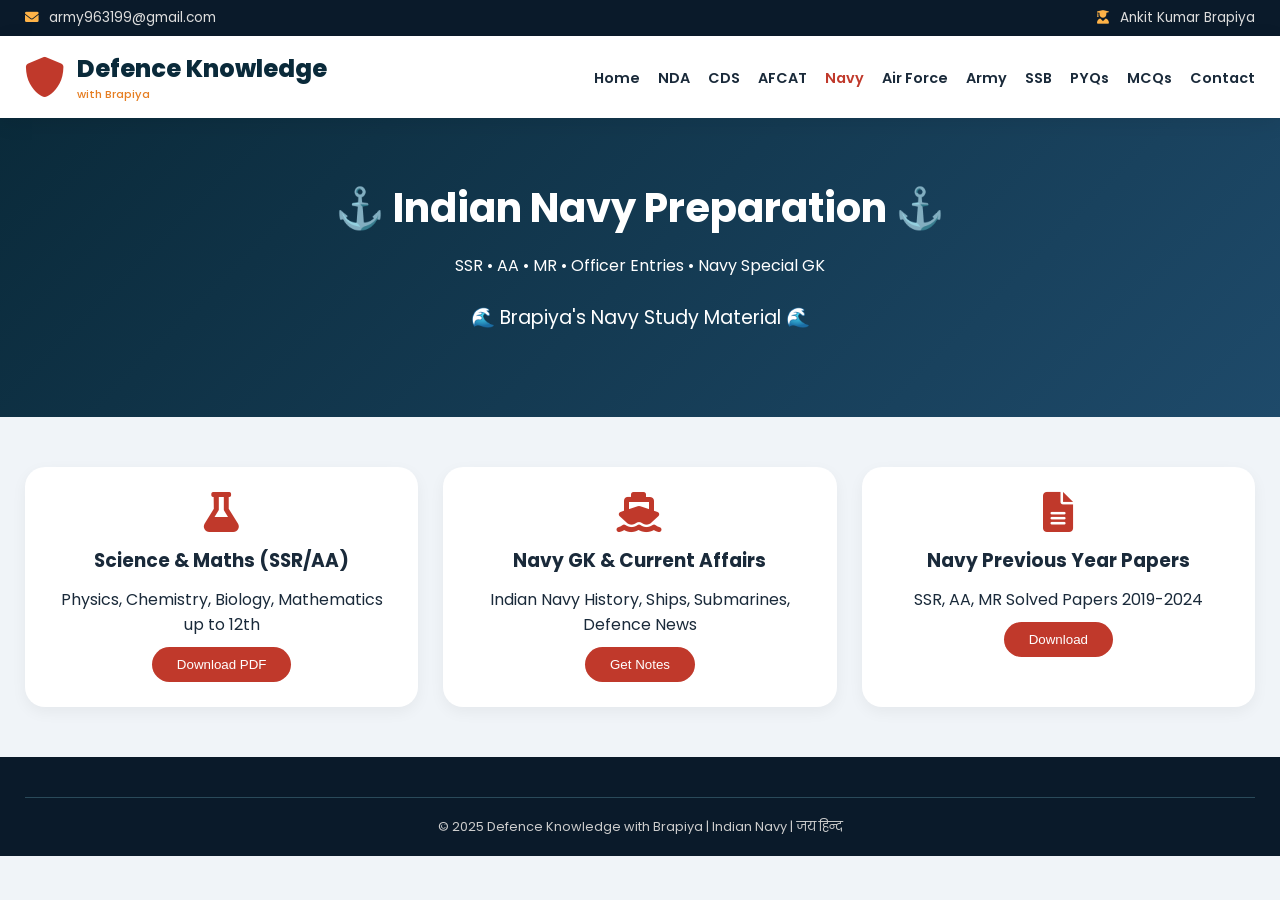
<file: navy.html>
<!DOCTYPE html>
<html lang="en">
<head>
    <meta charset="UTF-8">
    <title>Indian Navy - Defence Knowledge with Brapiya</title>
    <link rel="stylesheet" href="style.css">
    <link rel="stylesheet" href="https://cdnjs.cloudflare.com/ajax/libs/font-awesome/6.0.0-beta3/css/all.min.css">
    <link href="https://fonts.googleapis.com/css2?family=Poppins:wght@300;400;500;600;700;800&display=swap" rel="stylesheet">
</head>
<body>
    <div class="top-bar"><div class="container"><span><i class="fas fa-envelope"></i> army963199@gmail.com</span><span><i class="fas fa-user-graduate"></i> Ankit Kumar Brapiya</span></div></div>
    <header><div class="container"><div class="logo"><i class="fas fa-shield-alt"></i><div><h1>Defence Knowledge</h1><p>with Brapiya</p></div></div><nav><ul><li><a href="index.html">Home</a></li><li><a href="nda.html">NDA</a></li><li><a href="cds.html">CDS</a></li><li><a href="afcat.html">AFCAT</a></li><li><a href="navy.html">Navy</a></li><li><a href="airforce.html">Air Force</a></li><li><a href="army.html">Army</a></li><li><a href="ssb.html">SSB</a></li><li><a href="pyq.html">PYQs</a></li><li><a href="mcq.html">MCQs</a></li><li><a href="contact.html">Contact</a></li></ul></nav><div class="menu-toggle"><i class="fas fa-bars"></i></div></div></header>
    <section class="hero"><div class="container"><h1>⚓ Indian Navy Preparation ⚓</h1><p>SSR • AA • MR • Officer Entries • Navy Special GK</p><p style="font-size:1.2rem">🌊 Brapiya's Navy Study Material 🌊</p></div></section>
    <div class="container" style="padding: 50px 25px;"><div class="exam-grid"><div class="exam-card"><i class="fas fa-flask"></i><h3>Science & Maths (SSR/AA)</h3><p>Physics, Chemistry, Biology, Mathematics up to 12th</p><button onclick="alert('Navy Science Notes by Brapiya')" style="background:#c0392b;color:white;border:none;padding:10px 25px;border-radius:30px;margin-top:10px;cursor:pointer">Download PDF</button></div><div class="exam-card"><i class="fas fa-ship"></i><h3>Navy GK & Current Affairs</h3><p>Indian Navy History, Ships, Submarines, Defence News</p><button onclick="alert('Navy Special GK by Brapiya')" style="background:#c0392b;color:white;border:none;padding:10px 25px;border-radius:30px;margin-top:10px;cursor:pointer">Get Notes</button></div><div class="exam-card"><i class="fas fa-file-alt"></i><h3>Navy Previous Year Papers</h3><p>SSR, AA, MR Solved Papers 2019-2024</p><button onclick="alert('Navy PYQs by Brapiya')" style="background:#c0392b;color:white;border:none;padding:10px 25px;border-radius:30px;margin-top:10px;cursor:pointer">Download</button></div></div></div>
    <footer><div class="container"><div class="copyright"><p>© 2025 Defence Knowledge with Brapiya | Indian Navy | जय हिन्द</p></div></div></footer>
    <script src="script.js"></script>
</body>
</html>
</file>
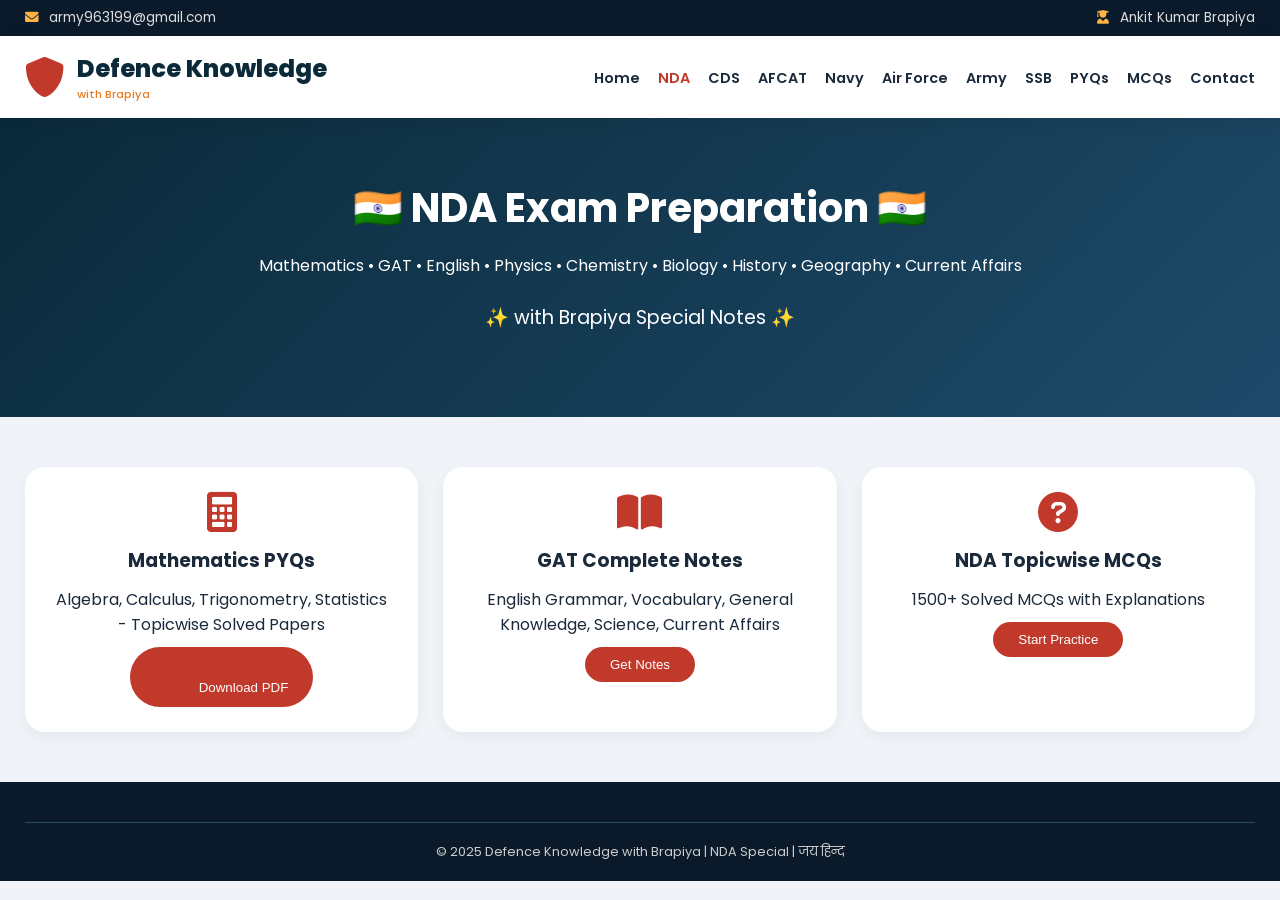
<file: nda.html>
<!DOCTYPE html>
<html lang="en">
<head>
    <meta charset="UTF-8">
    <title>NDA Preparation - Defence Knowledge with Brapiya</title>
    <link rel="stylesheet" href="style.css">
    <link rel="stylesheet" href="https://cdnjs.cloudflare.com/ajax/libs/font-awesome/6.0.0-beta3/css/all.min.css">
    <link href="https://fonts.googleapis.com/css2?family=Poppins:wght@300;400;500;600;700;800&display=swap" rel="stylesheet">
</head>
<body>
    <div class="top-bar"><div class="container"><span><i class="fas fa-envelope"></i> army963199@gmail.com</span><span><i class="fas fa-user-graduate"></i> Ankit Kumar Brapiya</span></div></div>
    <header><div class="container"><div class="logo"><i class="fas fa-shield-alt"></i><div><h1>Defence Knowledge</h1><p>with Brapiya</p></div></div><nav><ul><li><a href="index.html">Home</a></li><li><a href="nda.html">NDA</a></li><li><a href="cds.html">CDS</a></li><li><a href="afcat.html">AFCAT</a></li><li><a href="navy.html">Navy</a></li><li><a href="airforce.html">Air Force</a></li><li><a href="army.html">Army</a></li><li><a href="ssb.html">SSB</a></li><li><a href="pyq.html">PYQs</a></li><li><a href="mcq.html">MCQs</a></li><li><a href="contact.html">Contact</a></li></ul></nav><div class="menu-toggle"><i class="fas fa-bars"></i></div></div></header>
    <section class="hero"><div class="container"><h1>🇮🇳 NDA Exam Preparation 🇮🇳</h1><p>Mathematics • GAT • English • Physics • Chemistry • Biology • History • Geography • Current Affairs</p><p style="font-size:1.2rem; margin-top:10px">✨ with Brapiya Special Notes ✨</p></div></section>
    <div class="container" style="padding: 50px 25px;"><div class="exam-grid"><div class="exam-card"><i class="fas fa-calculator"></i><h3>Mathematics PYQs</h3><p>Algebra, Calculus, Trigonometry, Statistics - Topicwise Solved Papers</p><button onclick="alert('📥 NDA Maths PYQs PDF Download Link: Contact Brapiya for full set')" style="background:#c0392b;color:white;border:none;padding:10px 25px;border-radius:30px;margin-top:10px;cursor:pointer"><i class="fas fa-download"></i> Download PDF</button></div><div class="exam-card"><i class="fas fa-book-open"></i><h3>GAT Complete Notes</h3><p>English Grammar, Vocabulary, General Knowledge, Science, Current Affairs</p><button onclick="alert('📥 GAT Notes by Brapiya - Full Syllabus Coverage')" style="background:#c0392b;color:white;border:none;padding:10px 25px;border-radius:30px;margin-top:10px;cursor:pointer">Get Notes</button></div><div class="exam-card"><i class="fas fa-question-circle"></i><h3>NDA Topicwise MCQs</h3><p>1500+ Solved MCQs with Explanations</p><button onclick="location.href='mcq.html'" style="background:#c0392b;color:white;border:none;padding:10px 25px;border-radius:30px;margin-top:10px;cursor:pointer">Start Practice</button></div></div></div>
    <footer><div class="container"><div class="copyright"><p>© 2025 Defence Knowledge with Brapiya | NDA Special | जय हिन्द</p></div></div></footer>
    <script src="script.js"></script>
</body>
</html>
</file>
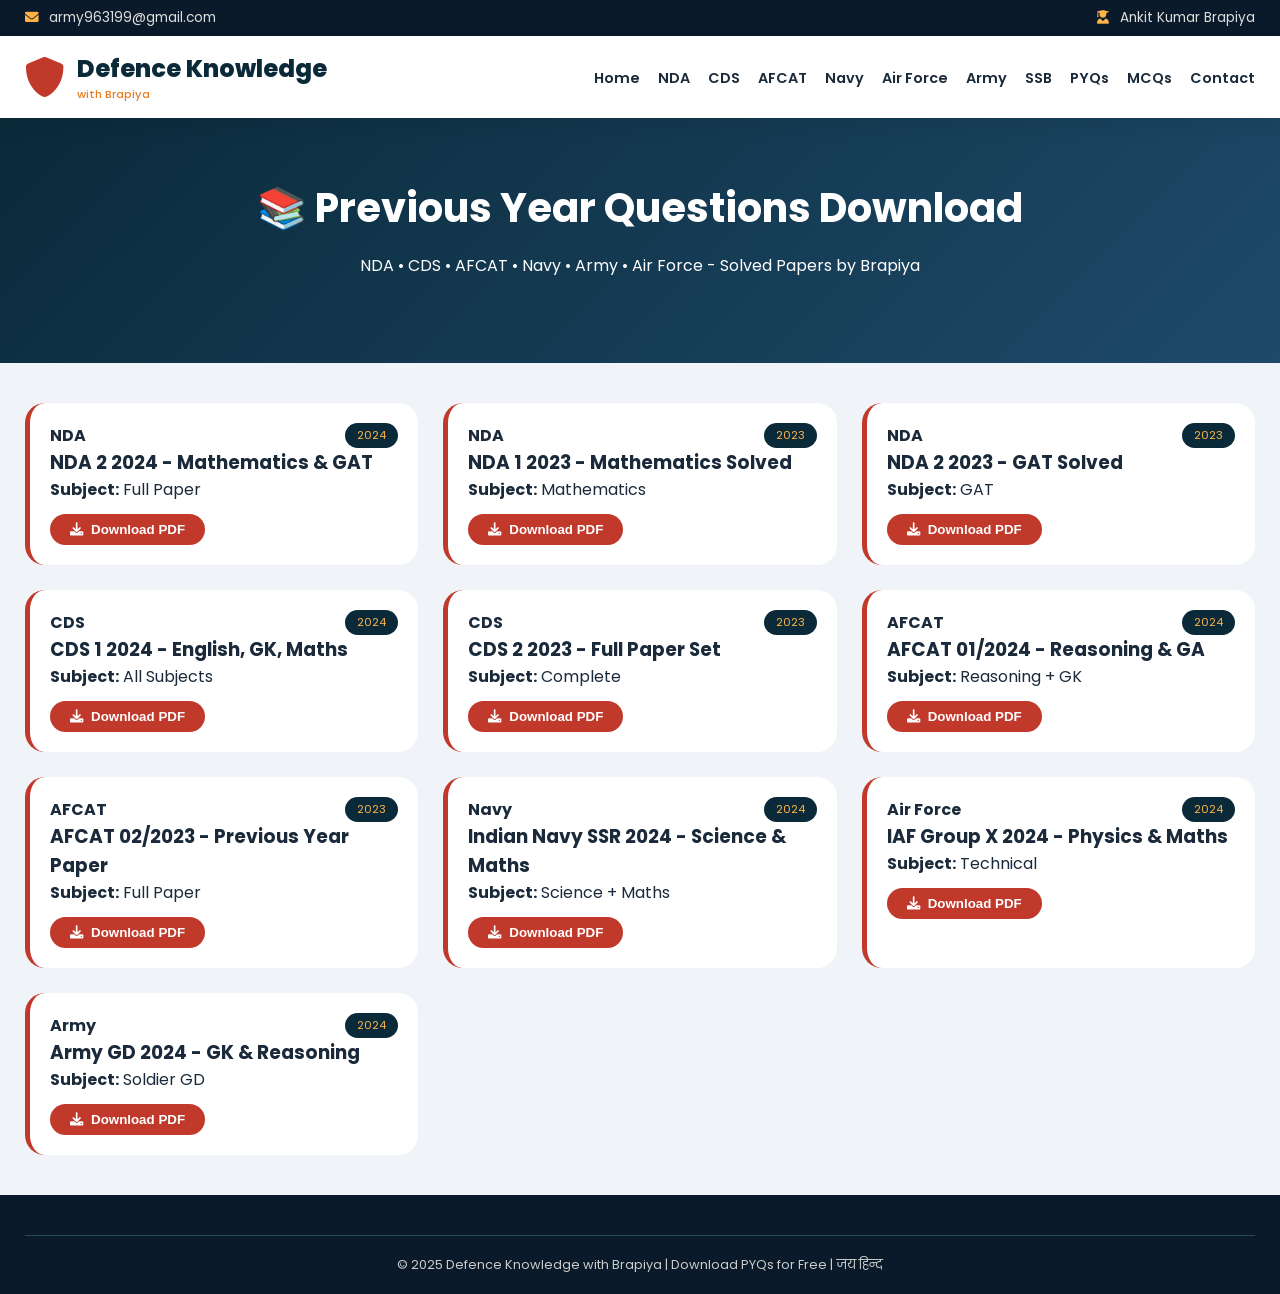
<file: pyq.html>
<!DOCTYPE html>
<html lang="en">
<head>
    <meta charset="UTF-8">
    <title>PYQs Download - Defence Knowledge with Brapiya</title>
    <link rel="stylesheet" href="style.css">
    <link rel="stylesheet" href="https://cdnjs.cloudflare.com/ajax/libs/font-awesome/6.0.0-beta3/css/all.min.css">
    <link href="https://fonts.googleapis.com/css2?family=Poppins:wght@300;400;500;600;700;800&display=swap" rel="stylesheet">
    <style>
        .pyq-grid {
            display: grid;
            grid-template-columns: repeat(auto-fill, minmax(320px, 1fr));
            gap: 25px;
            margin: 40px 0;
        }
        .pyq-card {
            background: white;
            border-radius: 20px;
            padding: 20px;
            transition: 0.3s;
            border-left: 5px solid #c0392b;
        }
        .pyq-card:hover { transform: translateX(5px); box-shadow: 0 8px 20px rgba(0,0,0,0.1); }
        .year-badge { background: #0a2a3a; color: #ffb347; padding: 4px 12px; border-radius: 20px; font-size: 0.7rem; }
        .download-btn { background: #c0392b; color: white; border: none; padding: 8px 20px; border-radius: 30px; cursor: pointer; margin-top: 12px; display: inline-flex; align-items: center; gap: 8px; font-weight: 600; }
        .download-btn:hover { background: #a93226; }
    </style>
</head>
<body>
    <div class="top-bar"><div class="container"><span><i class="fas fa-envelope"></i> army963199@gmail.com</span><span><i class="fas fa-user-graduate"></i> Ankit Kumar Brapiya</span></div></div>
    <header><div class="container"><div class="logo"><i class="fas fa-shield-alt"></i><div><h1>Defence Knowledge</h1><p>with Brapiya</p></div></div><nav><ul><li><a href="index.html">Home</a></li><li><a href="nda.html">NDA</a></li><li><a href="cds.html">CDS</a></li><li><a href="afcat.html">AFCAT</a></li><li><a href="navy.html">Navy</a></li><li><a href="airforce.html">Air Force</a></li><li><a href="army.html">Army</a></li><li><a href="ssb.html">SSB</a></li><li><a href="pyq.html">PYQs</a></li><li><a href="mcq.html">MCQs</a></li><li><a href="contact.html">Contact</a></li></ul></nav><div class="menu-toggle"><i class="fas fa-bars"></i></div></div></header>
    <section class="hero"><div class="container"><h1>📚 Previous Year Questions Download</h1><p>NDA • CDS • AFCAT • Navy • Army • Air Force - Solved Papers by Brapiya</p></div></section>
    <div class="container"><div class="pyq-grid" id="pyqGrid"></div></div>
    <footer><div class="container"><div class="copyright"><p>© 2025 Defence Knowledge with Brapiya | Download PYQs for Free | जय हिन्द</p></div></div></footer>
    <script>
        const pyqData = [
            { exam: "NDA", year: "2024", title: "NDA 2 2024 - Mathematics & GAT", subject: "Full Paper" },
            { exam: "NDA", year: "2023", title: "NDA 1 2023 - Mathematics Solved", subject: "Mathematics" },
            { exam: "NDA", year: "2023", title: "NDA 2 2023 - GAT Solved", subject: "GAT" },
            { exam: "CDS", year: "2024", title: "CDS 1 2024 - English, GK, Maths", subject: "All Subjects" },
            { exam: "CDS", year: "2023", title: "CDS 2 2023 - Full Paper Set", subject: "Complete" },
            { exam: "AFCAT", year: "2024", title: "AFCAT 01/2024 - Reasoning & GA", subject: "Reasoning + GK" },
            { exam: "AFCAT", year: "2023", title: "AFCAT 02/2023 - Previous Year Paper", subject: "Full Paper" },
            { exam: "Navy", year: "2024", title: "Indian Navy SSR 2024 - Science & Maths", subject: "Science + Maths" },
            { exam: "Air Force", year: "2024", title: "IAF Group X 2024 - Physics & Maths", subject: "Technical" },
            { exam: "Army", year: "2024", title: "Army GD 2024 - GK & Reasoning", subject: "Soldier GD" }
        ];
        function displayPYQs() {
            const grid = document.getElementById('pyqGrid');
            grid.innerHTML = pyqData.map(item => `<div class="pyq-card"><div style="display:flex; justify-content:space-between; align-items:center"><strong>${item.exam}</strong><span class="year-badge">${item.year}</span></div><h3>${item.title}</h3><p><strong>Subject:</strong> ${item.subject}</p><button class="download-btn" onclick="alert('📥 ${item.title}\\n\\nContact Brapiya for Full PDF:\\narmy963199@gmail.com\\nComing soon on website!')"><i class="fas fa-download"></i> Download PDF</button></div>`).join('');
        }
        displayPYQs();
    </script>
</body>
</html>
</file>
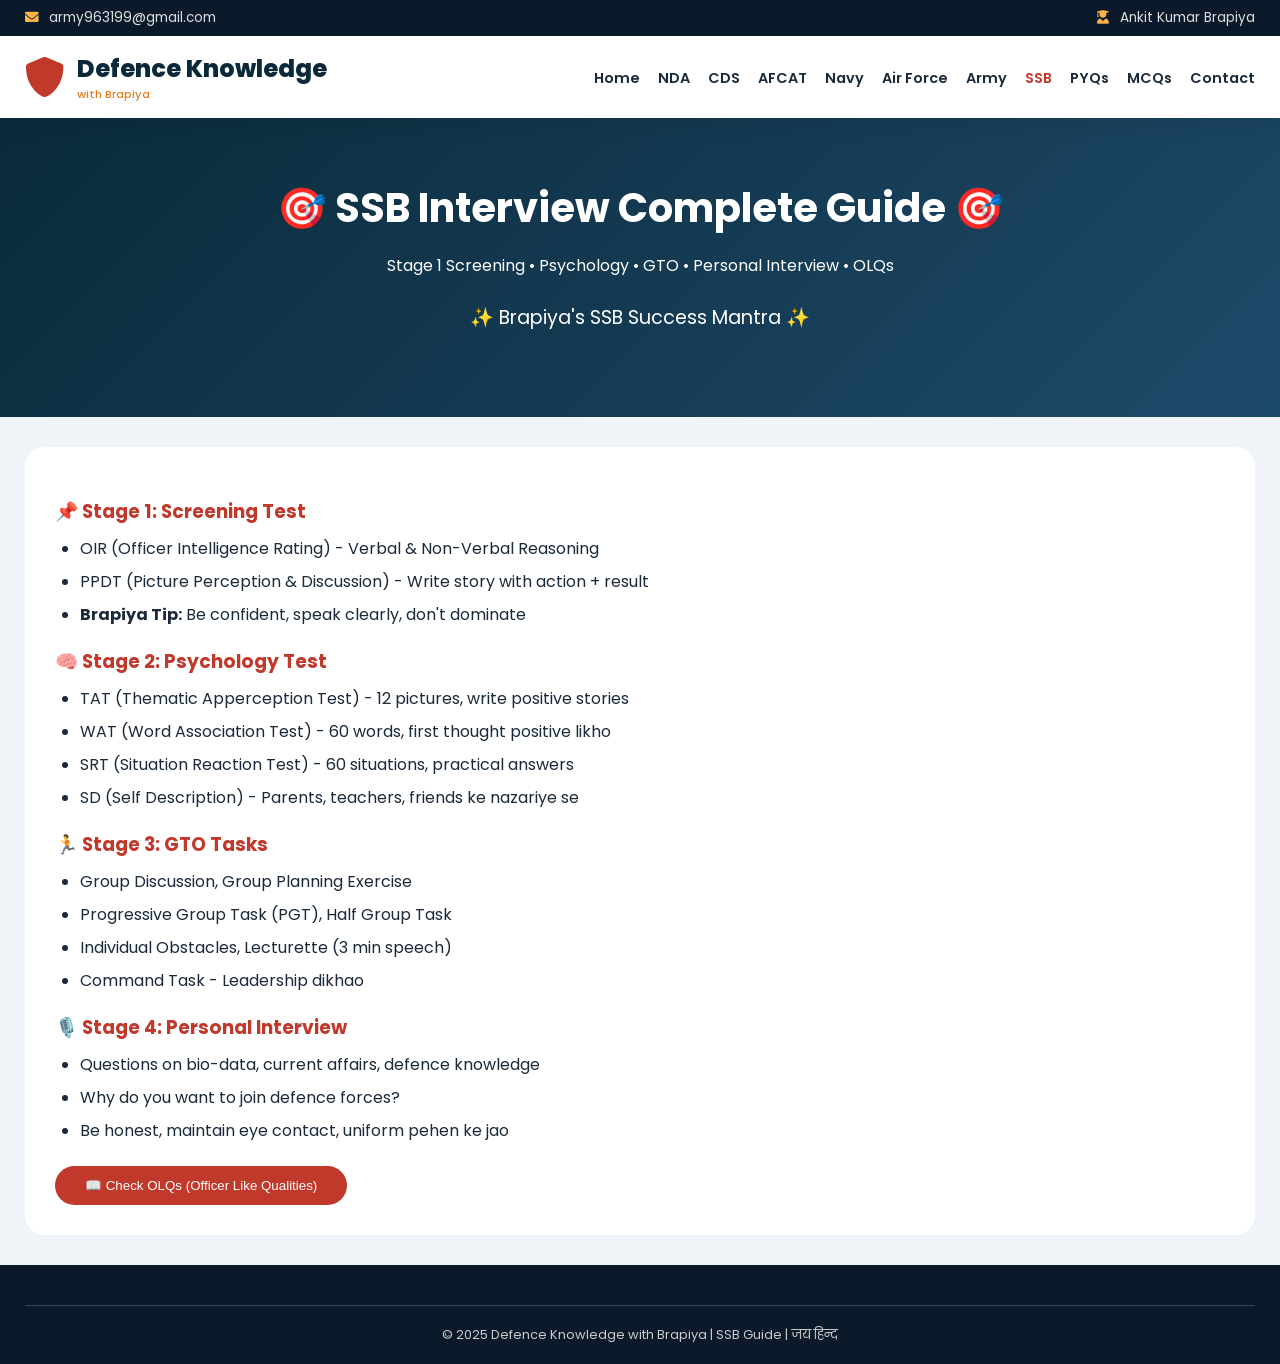
<file: ssb.html>
<!DOCTYPE html>
<html lang="en">
<head>
    <meta charset="UTF-8">
    <title>SSB Interview - Defence Knowledge with Brapiya</title>
    <link rel="stylesheet" href="style.css">
    <link rel="stylesheet" href="https://cdnjs.cloudflare.com/ajax/libs/font-awesome/6.0.0-beta3/css/all.min.css">
    <link href="https://fonts.googleapis.com/css2?family=Poppins:wght@300;400;500;600;700;800&display=swap" rel="stylesheet">
    <style>
        .ssb-detailed { background: white; border-radius: 20px; padding: 30px; margin: 30px 0; }
        .ssb-detailed h3 { color: #c0392b; margin: 20px 0 10px; }
        .ssb-detailed ul { margin-left: 25px; }
        .ssb-detailed li { margin: 8px 0; }
    </style>
</head>
<body>
    <div class="top-bar"><div class="container"><span><i class="fas fa-envelope"></i> army963199@gmail.com</span><span><i class="fas fa-user-graduate"></i> Ankit Kumar Brapiya</span></div></div>
    <header><div class="container"><div class="logo"><i class="fas fa-shield-alt"></i><div><h1>Defence Knowledge</h1><p>with Brapiya</p></div></div><nav><ul><li><a href="index.html">Home</a></li><li><a href="nda.html">NDA</a></li><li><a href="cds.html">CDS</a></li><li><a href="afcat.html">AFCAT</a></li><li><a href="navy.html">Navy</a></li><li><a href="airforce.html">Air Force</a></li><li><a href="army.html">Army</a></li><li><a href="ssb.html">SSB</a></li><li><a href="pyq.html">PYQs</a></li><li><a href="mcq.html">MCQs</a></li><li><a href="contact.html">Contact</a></li></ul></nav><div class="menu-toggle"><i class="fas fa-bars"></i></div></div></header>
    <section class="hero"><div class="container"><h1>🎯 SSB Interview Complete Guide 🎯</h1><p>Stage 1 Screening • Psychology • GTO • Personal Interview • OLQs</p><p style="font-size:1.2rem">✨ Brapiya's SSB Success Mantra ✨</p></div></section>
    <div class="container">
        <div class="ssb-detailed">
            <h3>📌 Stage 1: Screening Test</h3>
            <ul><li>OIR (Officer Intelligence Rating) - Verbal & Non-Verbal Reasoning</li><li>PPDT (Picture Perception & Discussion) - Write story with action + result</li><li><strong>Brapiya Tip:</strong> Be confident, speak clearly, don't dominate</li></ul>
            <h3>🧠 Stage 2: Psychology Test</h3>
            <ul><li>TAT (Thematic Apperception Test) - 12 pictures, write positive stories</li><li>WAT (Word Association Test) - 60 words, first thought positive likho</li><li>SRT (Situation Reaction Test) - 60 situations, practical answers</li><li>SD (Self Description) - Parents, teachers, friends ke nazariye se</li></ul>
            <h3>🏃 Stage 3: GTO Tasks</h3>
            <ul><li>Group Discussion, Group Planning Exercise</li><li>Progressive Group Task (PGT), Half Group Task</li><li>Individual Obstacles, Lecturette (3 min speech)</li><li>Command Task - Leadership dikhao</li></ul>
            <h3>🎙️ Stage 4: Personal Interview</h3>
            <ul><li>Questions on bio-data, current affairs, defence knowledge</li><li>Why do you want to join defence forces?</li><li>Be honest, maintain eye contact, uniform pehen ke jao</li></ul>
            <button onclick="alert('🔥 OLQ List:\n1. Effective Intelligence\n2. Reasoning Ability\n3. Organizing Ability\n4. Social Adaptability\n5. Cooperation\n6. Determination\n7. Courage\n8. Self Confidence')" style="background:#c0392b;color:white;border:none;padding:12px 30px;border-radius:30px;margin-top:15px;cursor:pointer">📖 Check OLQs (Officer Like Qualities)</button>
        </div>
    </div>
    <footer><div class="container"><div class="copyright"><p>© 2025 Defence Knowledge with Brapiya | SSB Guide | जय हिन्द</p></div></div></footer>
    <script src="script.js"></script>
</body>
</html>
</file>
<file: style.css>
* {
    margin: 0;
    padding: 0;
    box-sizing: border-box;
}

body {
    font-family: 'Poppins', 'Segoe UI', sans-serif;
    background: #f0f4f8;
    color: #1a2a3a;
}

.container {
    max-width: 1280px;
    margin: 0 auto;
    padding: 0 25px;
}

.top-bar {
    background: #0a1a2a;
    color: #ddd;
    padding: 8px 0;
    font-size: 0.85rem;
}
.top-bar .container {
    display: flex;
    justify-content: space-between;
    flex-wrap: wrap;
}
.top-bar i {
    margin-right: 6px;
    color: #ffb347;
}

header {
    background: #fff;
    box-shadow: 0 5px 20px rgba(0,0,0,0.08);
    position: sticky;
    top: 0;
    z-index: 100;
}
header .container {
    display: flex;
    justify-content: space-between;
    align-items: center;
    padding: 15px 25px;
    flex-wrap: wrap;
}
.logo {
    display: flex;
    align-items: center;
    gap: 12px;
}
.logo i {
    font-size: 2.5rem;
    color: #c0392b;
}
.logo h1 {
    font-size: 1.5rem;
    font-weight: 800;
    color: #0a2a3a;
}
.logo p {
    font-size: 0.7rem;
    font-weight: 500;
    color: #e67e22;
}
nav ul {
    display: flex;
    gap: 18px;
    list-style: none;
    flex-wrap: wrap;
}
nav ul li a {
    text-decoration: none;
    color: #1a2a3a;
    font-weight: 600;
    transition: 0.2s;
    font-size: 0.9rem;
}
nav ul li a:hover, nav ul li a.active {
    color: #c0392b;
}
.menu-toggle {
    display: none;
    font-size: 1.5rem;
    cursor: pointer;
}

.hero {
    background: linear-gradient(135deg, #0a2a3a 0%, #1e4a6a 100%);
    color: white;
    padding: 60px 0;
    text-align: center;
}
.badge {
    background: #ffb347;
    padding: 5px 15px;
    border-radius: 30px;
    font-size: 0.8rem;
    font-weight: 600;
    display: inline-block;
    margin-bottom: 20px;
}
.hero h1 {
    font-size: 2.5rem;
    margin-bottom: 15px;
}
.highlight {
    color: #ffb347;
}
.hero p {
    font-size: 1rem;
    margin-bottom: 25px;
}
.hero-buttons {
    display: flex;
    gap: 20px;
    justify-content: center;
    flex-wrap: wrap;
}
.btn-primary, .btn-secondary {
    padding: 10px 25px;
    border-radius: 40px;
    text-decoration: none;
    font-weight: 600;
    transition: 0.2s;
    display: inline-block;
}
.btn-primary {
    background: #c0392b;
    color: white;
}
.btn-primary:hover {
    background: #a93226;
}
.btn-secondary {
    background: transparent;
    color: white;
    border: 2px solid #ffb347;
}
.btn-secondary:hover {
    background: #ffb347;
    color: #1a2a3a;
}

.stats {
    background: white;
    padding: 40px 0;
    margin-top: -30px;
    border-radius: 30px 30px 0 0;
}
.stats .container {
    display: flex;
    justify-content: space-around;
    flex-wrap: wrap;
    gap: 25px;
}
.stat-box {
    text-align: center;
}
.stat-box i {
    font-size: 2rem;
    color: #c0392b;
}
.stat-box h3 {
    font-size: 1.8rem;
    margin: 10px 0;
}
.stat-box p {
    color: #666;
}

.section-title {
    text-align: center;
    font-size: 2rem;
    margin-bottom: 40px;
}
.section-title span {
    color: #c0392b;
}

.exams {
    padding: 50px 0;
}
.exam-grid {
    display: grid;
    grid-template-columns: repeat(auto-fit, minmax(280px, 1fr));
    gap: 25px;
}
.exam-card {
    background: white;
    border-radius: 20px;
    padding: 25px;
    text-align: center;
    cursor: pointer;
    transition: 0.3s;
    box-shadow: 0 5px 15px rgba(0,0,0,0.05);
}
.exam-card:hover {
    transform: translateY(-5px);
    box-shadow: 0 15px 30px rgba(0,0,0,0.1);
}
.exam-card i {
    font-size: 2.5rem;
    color: #c0392b;
}
.exam-card h3 {
    margin: 12px 0;
}
.explore {
    color: #c0392b;
    font-weight: 600;
    display: inline-block;
    margin-top: 10px;
}

.ssb-section {
    background: linear-gradient(135deg, #1a3a4a, #0a2a3a);
    color: white;
    padding: 50px 0;
    text-align: center;
}
.ssb-features {
    display: flex;
    justify-content: center;
    gap: 20px;
    flex-wrap: wrap;
    margin: 25px 0;
}
.ssb-features span i {
    color: #ffb347;
    margin-right: 5px;
}

.updates {
    padding: 50px 0;
}
.update-list {
    background: white;
    border-radius: 20px;
    overflow: hidden;
}
.update-item {
    display: flex;
    align-items: center;
    gap: 20px;
    padding: 15px 20px;
    border-bottom: 1px solid #eee;
    flex-wrap: wrap;
}
.update-item .date {
    background: #c0392b;
    color: white;
    padding: 4px 12px;
    border-radius: 20px;
    font-size: 0.7rem;
}

footer {
    background: #0a1a2a;
    color: #ccc;
    padding: 40px 0 20px;
}
.footer-content {
    display: grid;
    grid-template-columns: repeat(auto-fit, minmax(200px, 1fr));
    gap: 30px;
    margin-bottom: 30px;
}
.footer-col h3, .footer-col h4 {
    color: white;
    margin-bottom: 15px;
}
.footer-col ul {
    list-style: none;
}
.footer-col ul li {
    margin-bottom: 8px;
}
.footer-col ul li a {
    color: #ccc;
    text-decoration: none;
}
.footer-col ul li a:hover {
    color: #ffb347;
}
.social-links a {
    color: white;
    margin-right: 12px;
    font-size: 1.2rem;
}
.copyright {
    text-align: center;
    padding-top: 20px;
    border-top: 1px solid #2a4a5a;
    font-size: 0.8rem;
}

/* ========== MOBILE RESPONSIVE ========== */
@media (max-width: 768px) {
    nav ul {
        display: none;
    }
    .menu-toggle {
        display: block;
    }
    nav ul.show {
        display: flex;
        flex-direction: column;
        position: absolute;
        top: 70px;
        left: 0;
        background: white;
        width: 100%;
        padding: 20px;
        box-shadow: 0 10px 20px rgba(0,0,0,0.1);
        z-index: 999;
    }
    .hero h1 {
        font-size: 1.8rem;
    }
    .hero p {
        font-size: 0.9rem;
    }
    .section-title {
        font-size: 1.5rem;
    }
    .exam-grid {
        grid-template-columns: 1fr;
    }
    .stats .container {
        gap: 15px;
    }
    .stat-box h3 {
        font-size: 1.3rem;
    }
    .update-item {
        flex-direction: column;
        align-items: flex-start;
        gap: 8px;
    }
    .footer-content {
        grid-template-columns: 1fr;
        text-align: center;
    }
    .hero-buttons {
        flex-direction: column;
        align-items: center;
    }
    .btn-primary, .btn-secondary {
        width: 80%;
    }
}
</file>
